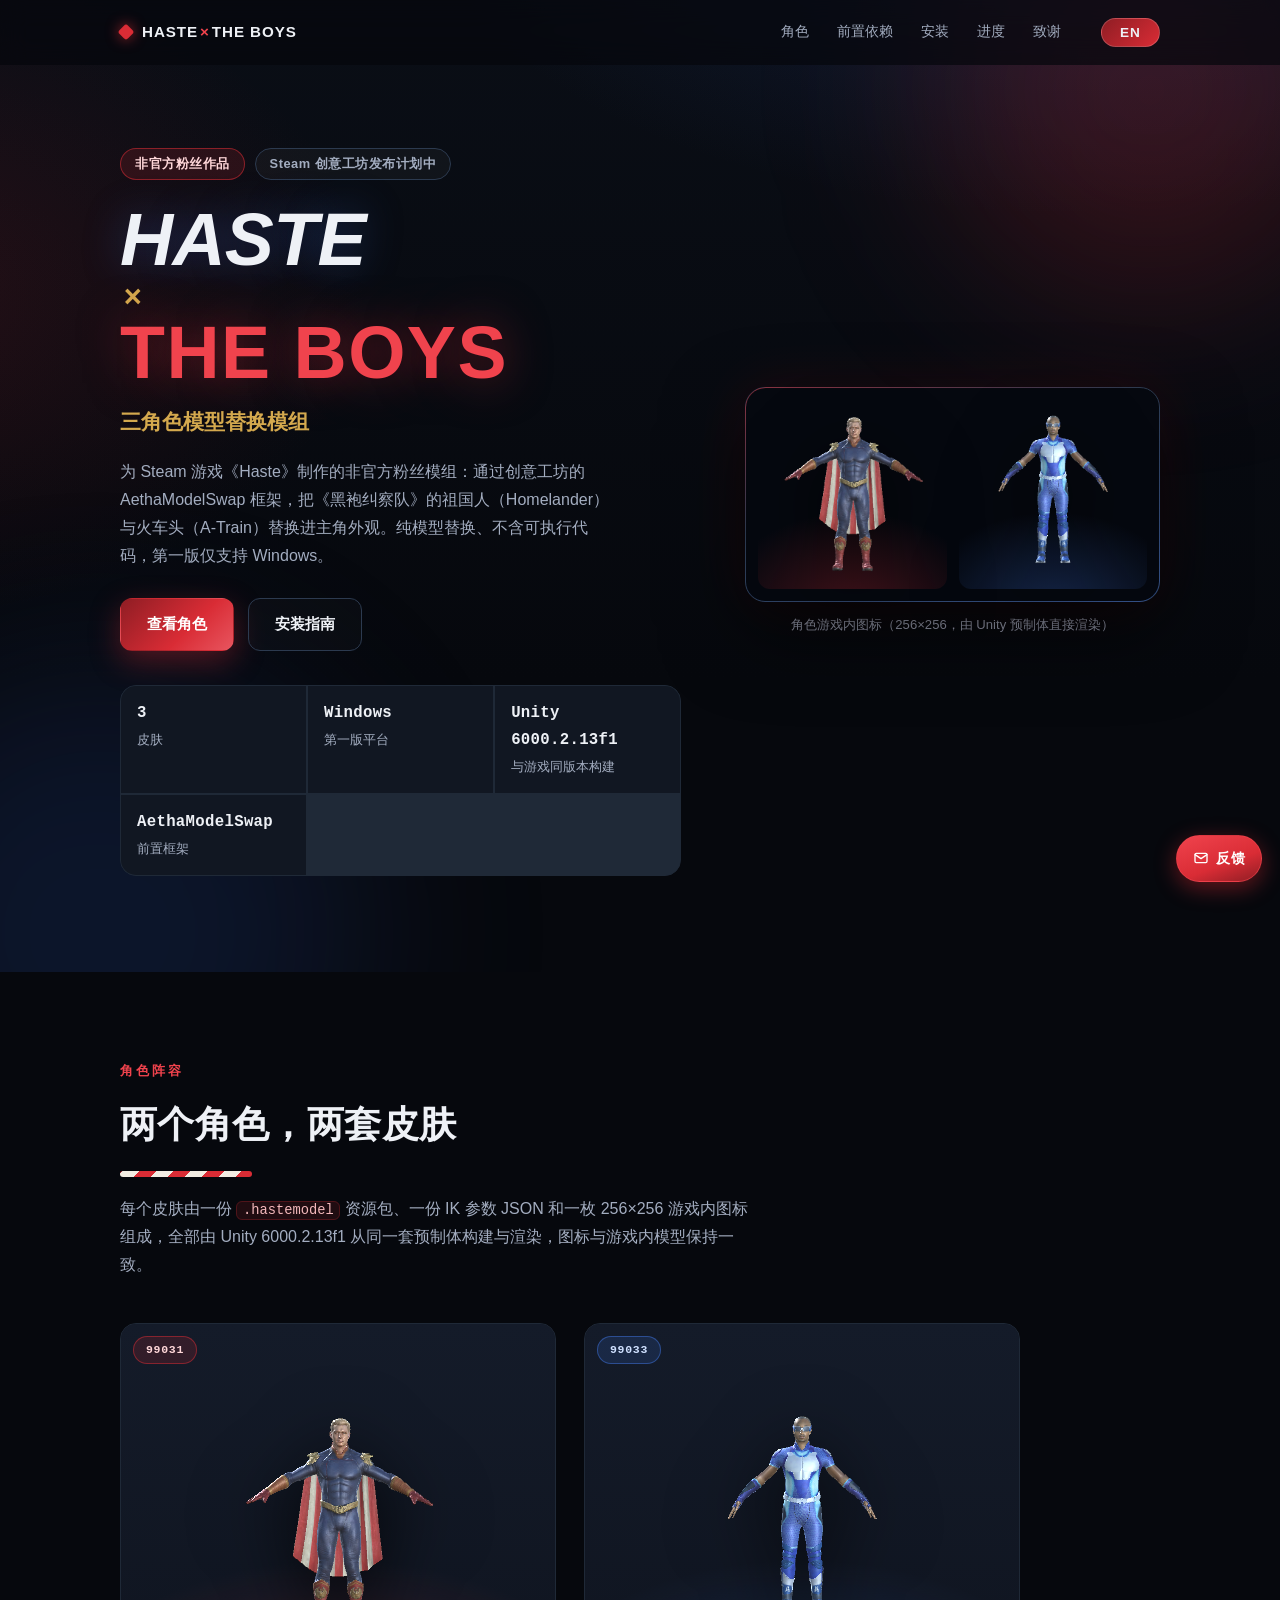
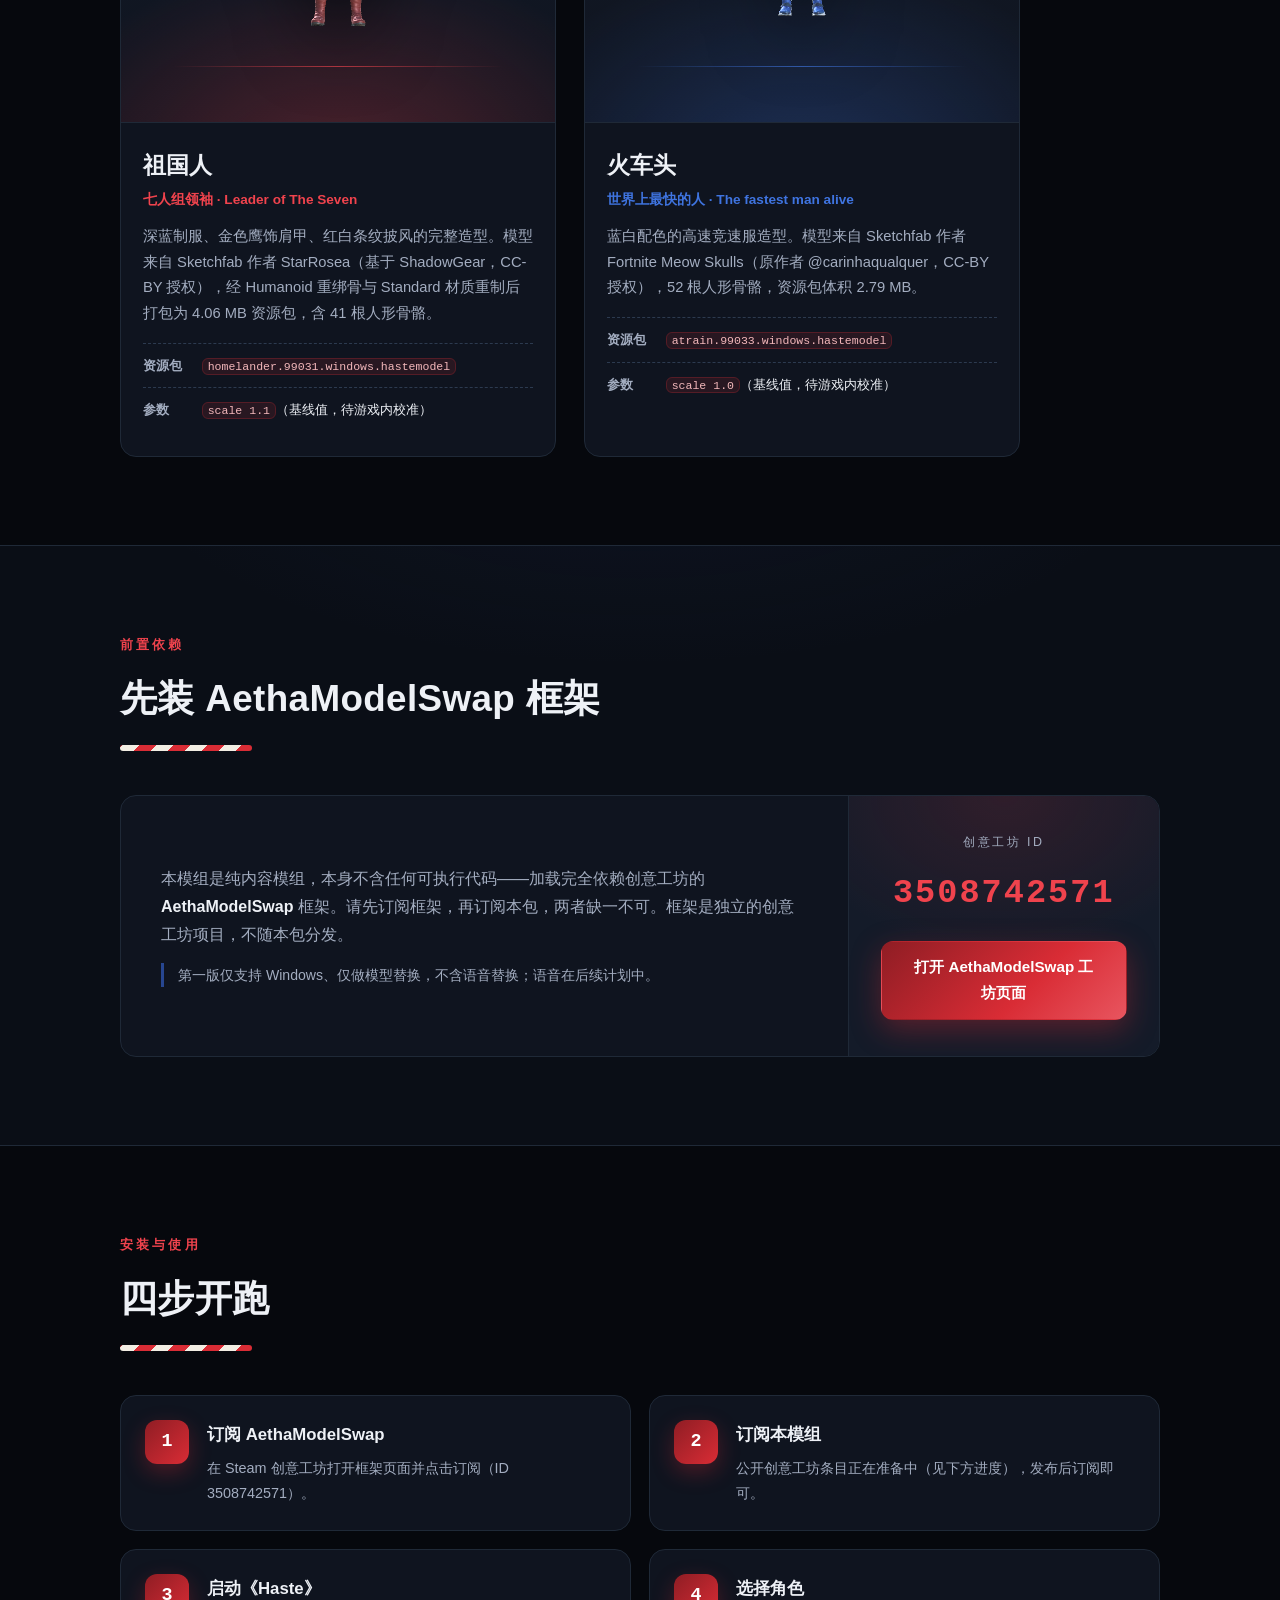
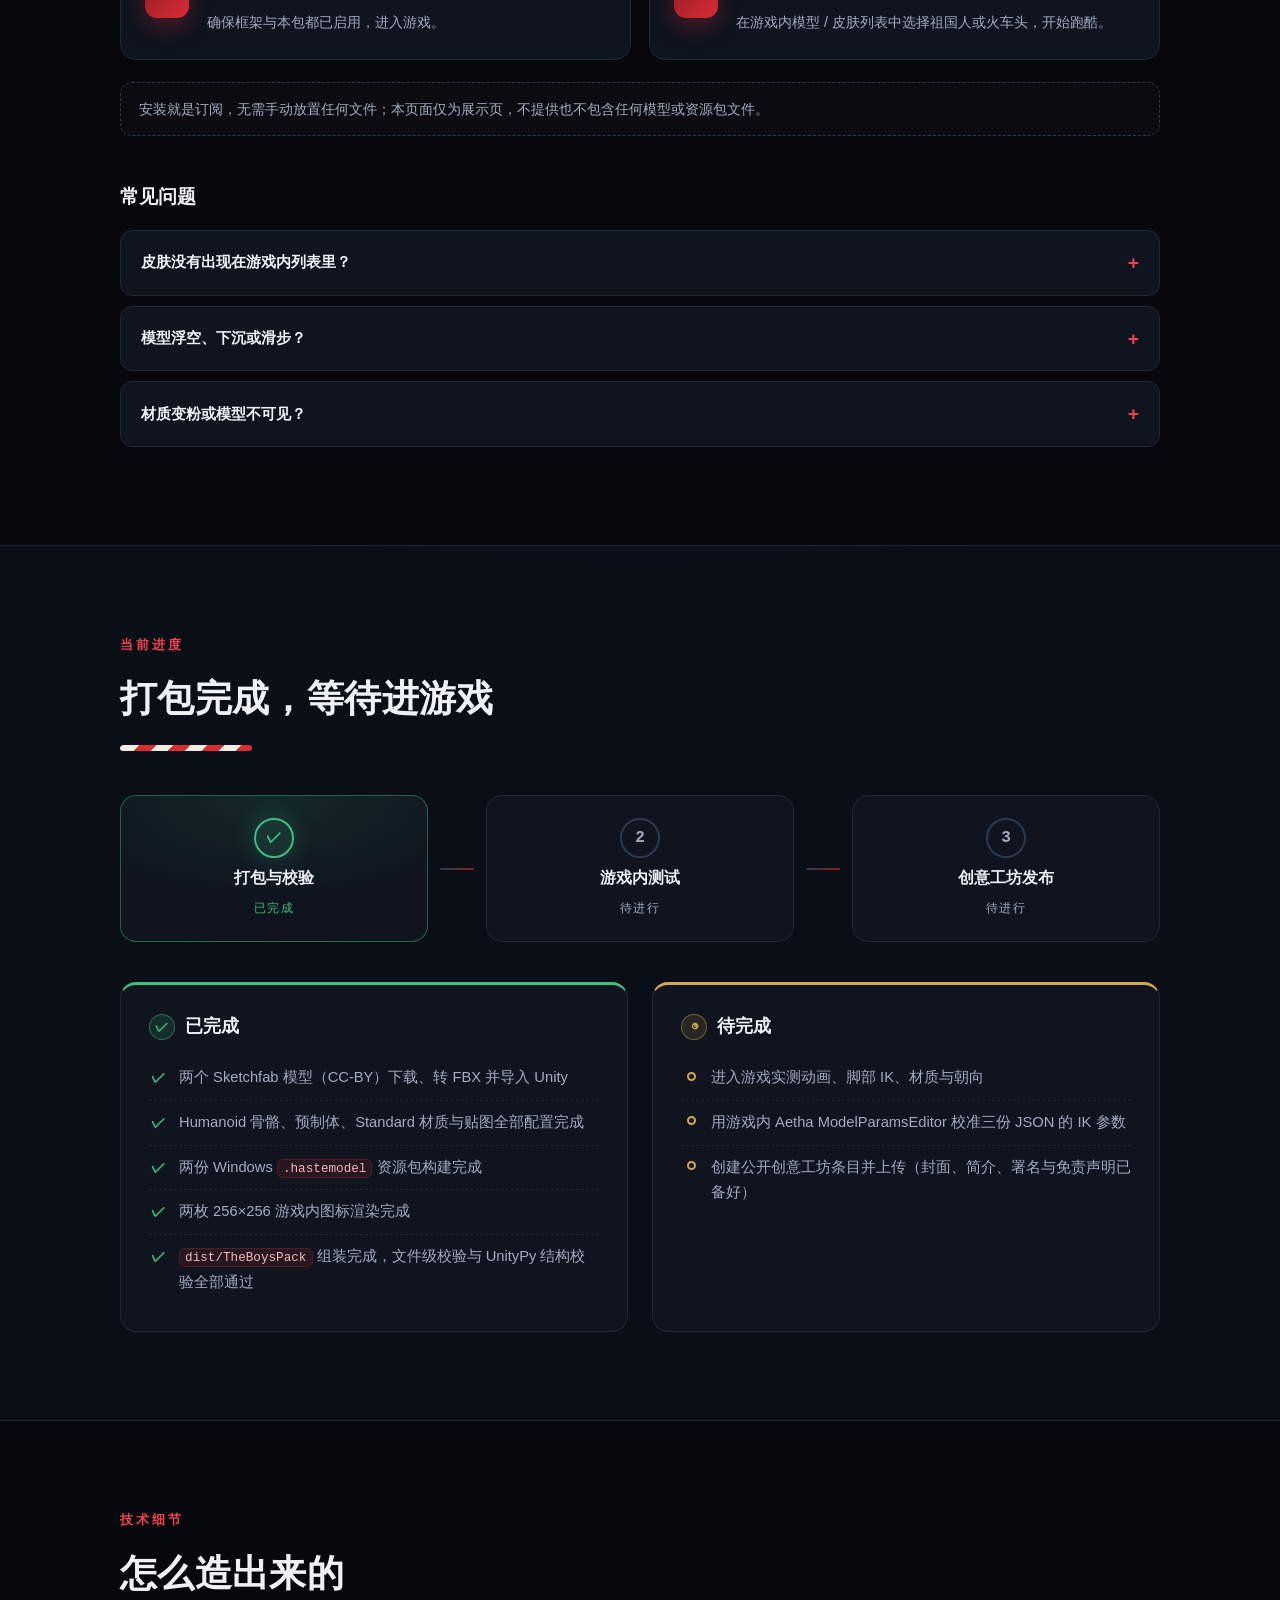
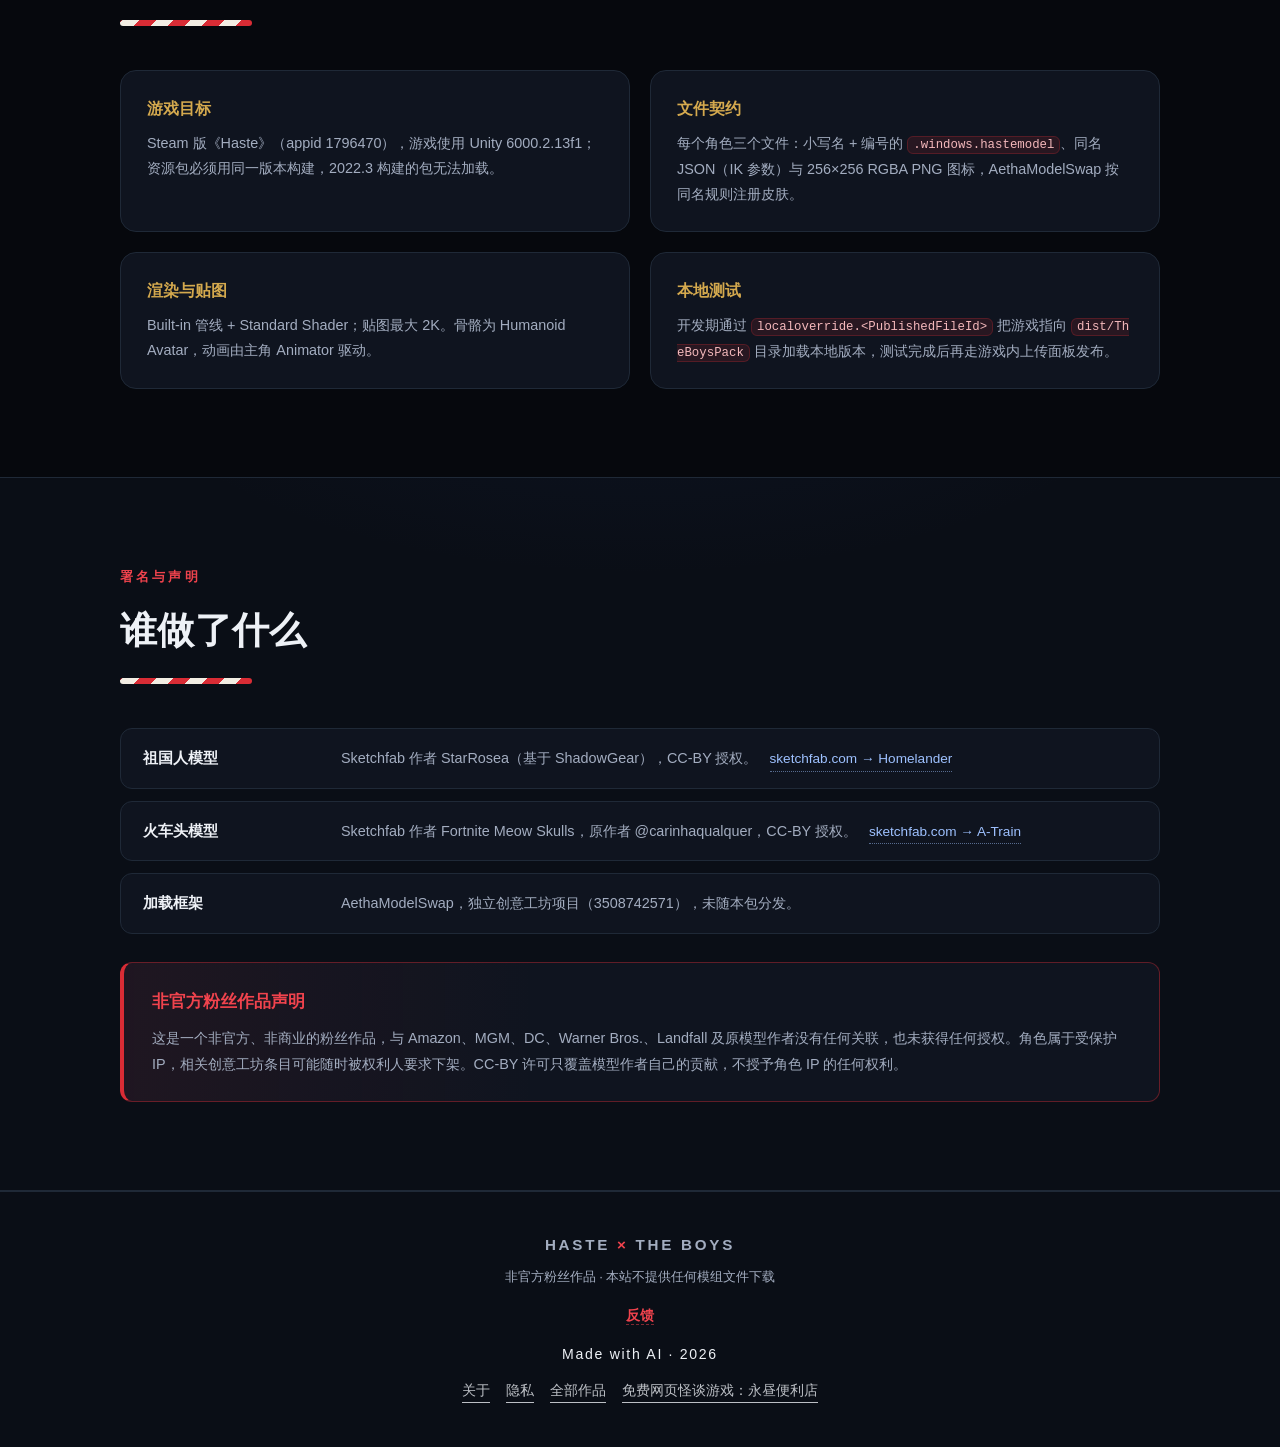
<file: index.html>
<!DOCTYPE html>
<html lang="zh-CN">
<head>
  <meta charset="UTF-8">
  <meta name="viewport" content="width=device-width, initial-scale=1.0">
  <title>Haste × The Boys 角色模组 | 祖国人 · 火车头</title>
  <meta name="description" content="《Haste》非官方粉丝模组展示页：通过创意工坊 AethaModelSwap 框架（ID 3508742571）把《黑袍纠察队》的祖国人 Homelander 与火车头 A-Train 替换进游戏。包含角色预览、前置依赖、安装步骤与当前进度。Unofficial fan mod showcase for Haste with Homelander and A-Train skins.">
  <meta name="theme-color" content="#06080d">

  <meta property="og:type" content="website">
  <meta property="og:site_name" content="Haste × The Boys Character Pack">
  <meta property="og:title" content="Haste × The Boys 角色模组 | 祖国人 · 火车头">
  <meta property="og:description" content="《Haste》非官方粉丝模型替换包：祖国人、火车头两套皮肤，基于 AethaModelSwap 框架，附安装步骤与当前进度。">
  <meta property="og:image" content="https://yangfanwudi.github.io/theboys-site/assets/Homelander.99031.png">
  <meta property="og:locale" content="zh_CN">
  <meta property="og:locale:alternate" content="en_US">

  <meta name="twitter:card" content="summary_large_image">
  <meta name="twitter:title" content="Haste × The Boys 角色模组 | 祖国人 · 火车头">
  <meta name="twitter:description" content="《Haste》非官方粉丝模型替换包：祖国人、火车头两套皮肤，基于 AethaModelSwap 框架，附安装步骤与当前进度。">
  <meta name="twitter:image" content="https://yangfanwudi.github.io/theboys-site/assets/Homelander.99031.png">

  <link rel="icon" type="image/png" href="assets/Homelander.99031.png">
  <link rel="stylesheet" href="css/style.css?v=2">
  <script>
    (function () {
      try {
        var saved = localStorage.getItem("theboys-lang");
        if (saved === "en" || saved === "zh") {
          document.documentElement.setAttribute("lang", saved === "en" ? "en" : "zh-CN");
        }
      } catch (e) { /* 本地存储不可用时保持默认中文 */ }
    })();
  </script>
  <link rel="canonical" href="https://yangfanwudi.github.io/theboys-site/">
  <meta property="og:url" content="https://yangfanwudi.github.io/theboys-site/">
</head>
<body>
  <header class="site-header">
    <div class="container header-inner">
      <a class="brand" href="#top">
        <span class="brand-mark" aria-hidden="true"></span>
        <span class="brand-text">HASTE<em>×</em>THE&nbsp;BOYS</span>
      </a>
      <nav class="site-nav" aria-label="页面导航 Site navigation">
        <a href="#characters"><span data-lang="zh">角色</span><span data-lang="en">Characters</span></a>
        <a href="#dependency"><span data-lang="zh">前置依赖</span><span data-lang="en">Dependency</span></a>
        <a href="#install"><span data-lang="zh">安装</span><span data-lang="en">Install</span></a>
        <a href="#progress"><span data-lang="zh">进度</span><span data-lang="en">Progress</span></a>
        <a href="#credits"><span data-lang="zh">致谢</span><span data-lang="en">Credits</span></a>
      </nav>
      <button id="lang-toggle" type="button" onclick="switchLang()" aria-label="切换语言 Switch language">
        <span data-lang="zh">EN</span>
        <span data-lang="en">中文</span>
      </button>
    </div>
  </header>

  <main id="top">
    <!-- ============ HERO ============ -->
    <section class="hero" aria-label="项目简介 Project intro">
      <div class="hero-glow hero-glow-red" aria-hidden="true"></div>
      <div class="hero-glow hero-glow-navy" aria-hidden="true"></div>
      <div class="container hero-grid">
        <div class="hero-copy">
          <p class="badges">
            <span class="badge badge-red">
              <span data-lang="zh">非官方粉丝作品</span>
              <span data-lang="en">Unofficial fan project</span>
            </span>
            <span class="badge">
              <span data-lang="zh">Steam 创意工坊发布计划中</span>
              <span data-lang="en">Steam Workshop release planned</span>
            </span>
          </p>
          <h1 class="hero-title">
            <span class="t-haste">HASTE</span>
            <span class="t-cross" aria-hidden="true">×</span>
            <span class="t-boys">THE&nbsp;BOYS</span>
          </h1>
          <p class="hero-tagline">
            <span data-lang="zh">三角色模型替换模组</span>
            <span data-lang="en">A three-character model replacement mod</span>
          </p>
          <p class="hero-lead">
            <span data-lang="zh">为 Steam 游戏《Haste》制作的非官方粉丝模组：通过创意工坊的 AethaModelSwap 框架，把《黑袍纠察队》的祖国人（Homelander）与火车头（A-Train）替换进主角外观。纯模型替换、不含可执行代码，第一版仅支持 Windows。</span>
            <span data-lang="en">An unofficial fan mod for the Steam game Haste. Built on the AethaModelSwap Workshop framework, it swaps the player character with Homelander and A-Train from The Boys. Pure model replacement with no executable code of its own — Windows only in the first release.</span>
          </p>
          <p class="hero-actions">
            <a class="btn btn-primary" href="#characters">
              <span data-lang="zh">查看角色</span>
              <span data-lang="en">View characters</span>
            </a>
            <a class="btn btn-ghost" href="#install">
              <span data-lang="zh">安装指南</span>
              <span data-lang="en">Install guide</span>
            </a>
          </p>
          <ul class="hero-stats">
            <li><strong>3</strong><span data-lang="zh">皮肤</span><span data-lang="en">skins</span></li>
            <li><strong>Windows</strong><span data-lang="zh">第一版平台</span><span data-lang="en">first-release platform</span></li>
            <li><strong>Unity 6000.2.13f1</strong><span data-lang="zh">与游戏同版本构建</span><span data-lang="en">built with the game's engine</span></li>
            <li><strong>AethaModelSwap</strong><span data-lang="zh">前置框架</span><span data-lang="en">required framework</span></li>
          </ul>
        </div>
        <figure class="hero-figure">
          <div class="poster-frame">
            <img src="assets/Homelander.99031.png" alt="祖国人游戏内皮肤图标：深蓝制服、金色鹰饰肩甲、红白条纹披风 Homelander in-game skin icon">
            <img src="assets/ATrain.99033.png" alt="火车头游戏内皮肤图标：蓝白竞速服与发光的蓝色胸口徽标 A-Train in-game skin icon">
          </div>
          <figcaption>
            <span data-lang="zh">角色游戏内图标（256×256，由 Unity 预制体直接渲染）</span>
            <span data-lang="en">In-game character icons (256×256, rendered straight from the Unity prefabs)</span>
          </figcaption>
        </figure>
      </div>
    </section>

    <!-- ============ CHARACTERS ============ -->
    <section id="characters" class="section">
      <div class="container">
        <header class="section-head">
          <p class="kicker"><span data-lang="zh">角色阵容</span><span data-lang="en">The roster</span></p>
          <h2><span data-lang="zh">两个角色，两套皮肤</span><span data-lang="en">Two characters, two skins</span></h2>
          <div class="stripe-bar" aria-hidden="true"></div>
          <p class="section-intro">
            <span data-lang="zh">每个皮肤由一份 <code>.hastemodel</code> 资源包、一份 IK 参数 JSON 和一枚 256×256 游戏内图标组成，全部由 Unity 6000.2.13f1 从同一套预制体构建与渲染，图标与游戏内模型保持一致。</span>
            <span data-lang="en">Each skin ships as a <code>.hastemodel</code> bundle, an IK-parameter JSON and a 256×256 in-game icon, all built and rendered from the same Unity 6000.2.13f1 prefabs, so the icons always match the in-game models.</span>
          </p>
        </header>

        <div class="cards">
          <!-- Homelander -->
          <article class="card c-homelander">
            <div class="card-stage">
              <span class="chip chip-id">99031</span>
              <img src="assets/Homelander.99031.png" alt="祖国人游戏内皮肤图标：深蓝制服、金色鹰饰肩甲、红白条纹披风 Homelander in-game skin icon with navy suit, gold eagle shoulder pads and red-white striped cape" loading="lazy">
            </div>
            <div class="card-body">
              <h3><span data-lang="zh">祖国人</span><span data-lang="en">Homelander</span></h3>
              <p class="card-sub">
                <span data-lang="zh">七人组领袖 · Leader of The Seven</span>
                <span data-lang="en">Leader of The Seven</span>
              </p>
              <p class="card-desc">
                <span data-lang="zh">深蓝制服、金色鹰饰肩甲、红白条纹披风的完整造型。模型来自 Sketchfab 作者 StarRosea（基于 ShadowGear，CC-BY 授权），经 Humanoid 重绑骨与 Standard 材质重制后打包为 4.06 MB 资源包，含 41 根人形骨骼。</span>
                <span data-lang="en">The full look: navy bodysuit, gold eagle shoulder pads and a red-and-white striped cape. The model comes from Sketchfab author StarRosea (based on ShadowGear, CC-BY), re-rigged as a Humanoid and rebuilt with Standard materials into a 4.06 MB bundle with 41 humanoid bones.</span>
              </p>
              <dl class="meta">
                <div><dt><span data-lang="zh">资源包</span><span data-lang="en">Bundle</span></dt><dd><code>homelander.99031.windows.hastemodel</code></dd></div>
                <div><dt><span data-lang="zh">参数</span><span data-lang="en">Params</span></dt><dd><span data-lang="zh"><code>scale 1.1</code>（基线值，待游戏内校准）</span><span data-lang="en"><code>scale 1.1</code> (baseline, pending in-game calibration)</span></dd></div>
              </dl>
            </div>
          </article>

          <!-- ATrain -->
          <article class="card c-atrain">
            <div class="card-stage">
              <span class="chip chip-id">99033</span>
              <img src="assets/ATrain.99033.png" alt="火车头游戏内皮肤图标：蓝白竞速服与发光的蓝色胸口徽标 A-Train in-game skin icon with a blue-and-white speed suit and glowing chest emblem" loading="lazy">
            </div>
            <div class="card-body">
              <h3><span data-lang="zh">火车头</span><span data-lang="en">A-Train</span></h3>
              <p class="card-sub">
                <span data-lang="zh">世界上最快的人 · The fastest man alive</span>
                <span data-lang="en">The fastest man alive</span>
              </p>
              <p class="card-desc">
                <span data-lang="zh">蓝白配色的高速竞速服造型。模型来自 Sketchfab 作者 Fortnite Meow Skulls（原作者 @carinhaqualquer，CC-BY 授权），52 根人形骨骼，资源包体积 2.79 MB。</span>
                <span data-lang="en">The blue-and-white speed suit. The model comes from Sketchfab author Fortnite Meow Skulls (original model by @carinhaqualquer, CC-BY), packed with 52 humanoid bones into a 2.79 MB bundle.</span>
              </p>
              <dl class="meta">
                <div><dt><span data-lang="zh">资源包</span><span data-lang="en">Bundle</span></dt><dd><code>atrain.99033.windows.hastemodel</code></dd></div>
                <div><dt><span data-lang="zh">参数</span><span data-lang="en">Params</span></dt><dd><span data-lang="zh"><code>scale 1.0</code>（基线值，待游戏内校准）</span><span data-lang="en"><code>scale 1.0</code> (baseline, pending in-game calibration)</span></dd></div>
              </dl>
            </div>
          </article>
        </div>
      </div>
    </section>

    <!-- ============ DEPENDENCY ============ -->
    <section id="dependency" class="section section-alt">
      <div class="container">
        <header class="section-head">
          <p class="kicker"><span data-lang="zh">前置依赖</span><span data-lang="en">Required dependency</span></p>
          <h2><span data-lang="zh">先装 AethaModelSwap 框架</span><span data-lang="en">Install AethaModelSwap first</span></h2>
          <div class="stripe-bar" aria-hidden="true"></div>
        </header>
        <div class="dep-panel">
          <div class="dep-copy">
            <p>
              <span data-lang="zh">本模组是纯内容模组，本身不含任何可执行代码——加载完全依赖创意工坊的 <strong>AethaModelSwap</strong> 框架。请先订阅框架，再订阅本包，两者缺一不可。框架是独立的创意工坊项目，不随本包分发。</span>
              <span data-lang="en">This is a pure content mod with no executable code of its own — loading is handled entirely by the <strong>AethaModelSwap</strong> Workshop framework. Subscribe to the framework first, then to this pack; one without the other will not work. The framework is a separate Workshop project and is not bundled with the mod.</span>
            </p>
            <p class="dep-note">
              <span data-lang="zh">第一版仅支持 Windows、仅做模型替换，不含语音替换；语音在后续计划中。</span>
              <span data-lang="en">The first release is Windows-only and replaces models only; voice replacement is planned for a later phase.</span>
            </p>
          </div>
          <div class="dep-id">
            <p class="dep-id-label"><span data-lang="zh">创意工坊 ID</span><span data-lang="en">Workshop ID</span></p>
            <p class="dep-id-value">3508742571</p>
            <a class="btn btn-primary" href="https://steamcommunity.com/sharedfiles/filedetails/?id=3508742571" target="_blank" rel="noopener noreferrer">
              <span data-lang="zh">打开 AethaModelSwap 工坊页面</span>
              <span data-lang="en">Open AethaModelSwap on Steam</span>
            </a>
          </div>
        </div>
      </div>
    </section>

    <!-- ============ INSTALL ============ -->
    <section id="install" class="section">
      <div class="container">
        <header class="section-head">
          <p class="kicker"><span data-lang="zh">安装与使用</span><span data-lang="en">Install &amp; usage</span></p>
          <h2><span data-lang="zh">四步开跑</span><span data-lang="en">Four steps to the run</span></h2>
          <div class="stripe-bar" aria-hidden="true"></div>
        </header>
        <ol class="steps">
          <li class="step">
            <span class="step-num" aria-hidden="true">1</span>
            <div>
              <h3><span data-lang="zh">订阅 AethaModelSwap</span><span data-lang="en">Subscribe to AethaModelSwap</span></h3>
              <p>
                <span data-lang="zh">在 Steam 创意工坊打开框架页面并点击订阅（ID 3508742571）。</span>
                <span data-lang="en">Open the framework's Workshop page and hit Subscribe (ID 3508742571).</span>
              </p>
            </div>
          </li>
          <li class="step">
            <span class="step-num" aria-hidden="true">2</span>
            <div>
              <h3><span data-lang="zh">订阅本模组</span><span data-lang="en">Subscribe to this pack</span></h3>
              <p>
                <span data-lang="zh">公开创意工坊条目正在准备中（见下方进度），发布后订阅即可。</span>
                <span data-lang="en">The public Workshop item is being prepared (see progress below); subscribe once it is live.</span>
              </p>
            </div>
          </li>
          <li class="step">
            <span class="step-num" aria-hidden="true">3</span>
            <div>
              <h3><span data-lang="zh">启动《Haste》</span><span data-lang="en">Launch Haste</span></h3>
              <p>
                <span data-lang="zh">确保框架与本包都已启用，进入游戏。</span>
                <span data-lang="en">Make sure both the framework and the pack are enabled, then start the game.</span>
              </p>
            </div>
          </li>
          <li class="step">
            <span class="step-num" aria-hidden="true">4</span>
            <div>
              <h3><span data-lang="zh">选择角色</span><span data-lang="en">Pick your character</span></h3>
              <p>
                <span data-lang="zh">在游戏内模型 / 皮肤列表中选择祖国人或火车头，开始跑酷。</span>
                <span data-lang="en">Select Homelander or A-Train from the in-game model / skin list and start running.</span>
              </p>
            </div>
          </li>
        </ol>
        <p class="note">
          <span data-lang="zh">安装就是订阅，无需手动放置任何文件；本页面仅为展示页，不提供也不包含任何模型或资源包文件。</span>
          <span data-lang="en">Installing is just subscribing — no manual file placement. This page is a showcase only: it hosts no model or bundle files.</span>
        </p>

        <div class="faq">
          <h3 class="faq-title"><span data-lang="zh">常见问题</span><span data-lang="en">Troubleshooting</span></h3>
          <details class="faq-item">
            <summary><span data-lang="zh">皮肤没有出现在游戏内列表里？</span><span data-lang="en">The skin does not appear in the in-game list?</span></summary>
            <p>
              <span data-lang="zh">确认 AethaModelSwap 已订阅并启用；确认三份 <code>.hastemodel</code> 与同名 JSON、PNG 位于同一内容目录且文件名与清单完全一致；修改本地覆盖后重启游戏。</span>
              <span data-lang="en">Confirm AethaModelSwap is subscribed and enabled; confirm the three <code>.hastemodel</code> files sit alongside their matching JSON and PNG files with names exactly as listed; restart Haste after changing a local override.</span>
            </p>
          </details>
          <details class="faq-item">
            <summary><span data-lang="zh">模型浮空、下沉或滑步？</span><span data-lang="en">The model floats, sinks or slides?</span></summary>
            <p>
              <span data-lang="zh">用游戏内 Aetha ModelParamsEditor 调整 <code>verticalOffset</code>、<code>stanceHeight</code>、<code>strideLength</code> 与 <code>kneesOut</code>，再把保存的 JSON 拷回模组目录。</span>
              <span data-lang="en">Tune <code>verticalOffset</code>, <code>stanceHeight</code>, <code>strideLength</code> and <code>kneesOut</code> with the in-game Aetha ModelParamsEditor, then copy the saved JSON back into the mod folder.</span>
            </p>
          </details>
          <details class="faq-item">
            <summary><span data-lang="zh">材质变粉或模型不可见？</span><span data-lang="en">Materials turn pink or the model is invisible?</span></summary>
            <p>
              <span data-lang="zh">确认资源包由 Unity 6000.2.13f1（Built-in 管线 + Standard Shader）构建——2022.3 版构建的包无法加载；再检查 JSON 的 <code>scale</code> 与预制体是否位于 Assets 根目录。</span>
              <span data-lang="en">Make sure the bundles were built with Unity 6000.2.13f1 (Built-in pipeline + Standard shader) — bundles built with 2022.3 will not load; then check the JSON <code>scale</code> value and that the prefab sits directly under Assets.</span>
            </p>
          </details>
        </div>
      </div>
    </section>

    <!-- ============ PROGRESS ============ -->
    <section id="progress" class="section section-alt">
      <div class="container">
        <header class="section-head">
          <p class="kicker"><span data-lang="zh">当前进度</span><span data-lang="en">Progress</span></p>
          <h2><span data-lang="zh">打包完成，等待进游戏</span><span data-lang="en">Packed and validated, heading in-game</span></h2>
          <div class="stripe-bar" aria-hidden="true"></div>
        </header>

        <div class="pipeline" role="list" aria-label="发布流水线 Release pipeline">
          <div class="pipeline-step is-done" role="listitem">
            <span class="pipeline-dot" aria-hidden="true">✓</span>
            <strong><span data-lang="zh">打包与校验</span><span data-lang="en">Packaging &amp; validation</span></strong>
            <em><span data-lang="zh">已完成</span><span data-lang="en">Done</span></em>
          </div>
          <div class="pipeline-link" aria-hidden="true"></div>
          <div class="pipeline-step" role="listitem">
            <span class="pipeline-dot" aria-hidden="true">2</span>
            <strong><span data-lang="zh">游戏内测试</span><span data-lang="en">In-game testing</span></strong>
            <em><span data-lang="zh">待进行</span><span data-lang="en">Upcoming</span></em>
          </div>
          <div class="pipeline-link" aria-hidden="true"></div>
          <div class="pipeline-step" role="listitem">
            <span class="pipeline-dot" aria-hidden="true">3</span>
            <strong><span data-lang="zh">创意工坊发布</span><span data-lang="en">Workshop release</span></strong>
            <em><span data-lang="zh">待进行</span><span data-lang="en">Upcoming</span></em>
          </div>
        </div>

        <div class="progress-grid">
          <section class="progress-col progress-done">
            <h3>
              <span class="ico" aria-hidden="true">✓</span>
              <span data-lang="zh">已完成</span><span data-lang="en">Done</span>
            </h3>
            <ul>
              <li><span data-lang="zh">两个 Sketchfab 模型（CC-BY）下载、转 FBX 并导入 Unity</span><span data-lang="en">Two Sketchfab models (CC-BY) downloaded, converted to FBX and imported into Unity</span></li>
              <li><span data-lang="zh">Humanoid 骨骼、预制体、Standard 材质与贴图全部配置完成</span><span data-lang="en">Humanoid rigs, prefabs, Standard materials and textures fully configured</span></li>
              <li><span data-lang="zh">两份 Windows <code>.hastemodel</code> 资源包构建完成</span><span data-lang="en">Two Windows <code>.hastemodel</code> bundles built</span></li>
              <li><span data-lang="zh">两枚 256×256 游戏内图标渲染完成</span><span data-lang="en">Two 256×256 in-game icons rendered</span></li>
              <li><span data-lang="zh"><code>dist/TheBoysPack</code> 组装完成，文件级校验与 UnityPy 结构校验全部通过</span><span data-lang="en"><code>dist/TheBoysPack</code> assembled; file-level and UnityPy structure checks all pass</span></li>
            </ul>
          </section>
          <section class="progress-col progress-next">
            <h3>
              <span class="ico ico-clock" aria-hidden="true">◔</span>
              <span data-lang="zh">待完成</span><span data-lang="en">Upcoming</span>
            </h3>
            <ul>
              <li><span data-lang="zh">进入游戏实测动画、脚部 IK、材质与朝向</span><span data-lang="en">In-game testing of animation, foot IK, materials and orientation</span></li>
              <li><span data-lang="zh">用游戏内 Aetha ModelParamsEditor 校准三份 JSON 的 IK 参数</span><span data-lang="en">Calibrate the three IK JSONs with the in-game Aetha ModelParamsEditor</span></li>
              <li><span data-lang="zh">创建公开创意工坊条目并上传（封面、简介、署名与免责声明已备好）</span><span data-lang="en">Create the public Workshop item and upload it (cover, description, credits and disclaimer are ready)</span></li>
            </ul>
          </section>
        </div>
      </div>
    </section>

    <!-- ============ TECH ============ -->
    <section id="tech" class="section">
      <div class="container">
        <header class="section-head">
          <p class="kicker"><span data-lang="zh">技术细节</span><span data-lang="en">Under the hood</span></p>
          <h2><span data-lang="zh">怎么造出来的</span><span data-lang="en">How it is built</span></h2>
          <div class="stripe-bar" aria-hidden="true"></div>
        </header>
        <div class="tech-grid">
          <article class="tech-card">
            <h3><span data-lang="zh">游戏目标</span><span data-lang="en">Game target</span></h3>
            <p>
              <span data-lang="zh">Steam 版《Haste》（appid 1796470），游戏使用 Unity 6000.2.13f1；资源包必须用同一版本构建，2022.3 构建的包无法加载。</span>
              <span data-lang="en">Haste on Steam (appid 1796470), built with Unity 6000.2.13f1; bundles must be built with the same version — 2022.3 bundles will not load.</span>
            </p>
          </article>
          <article class="tech-card">
            <h3><span data-lang="zh">文件契约</span><span data-lang="en">File contract</span></h3>
            <p>
              <span data-lang="zh">每个角色三个文件：小写名 + 编号的 <code>.windows.hastemodel</code>、同名 JSON（IK 参数）与 256×256 RGBA PNG 图标，AethaModelSwap 按同名规则注册皮肤。</span>
              <span data-lang="en">Three files per character: a lowercase <code>.windows.hastemodel</code> bundle, a matching JSON (IK params) and a 256×256 RGBA PNG icon; AethaModelSwap registers skins by these exact names.</span>
            </p>
          </article>
          <article class="tech-card">
            <h3><span data-lang="zh">渲染与贴图</span><span data-lang="en">Rendering &amp; textures</span></h3>
            <p>
              <span data-lang="zh">Built-in 管线 + Standard Shader；贴图最大 2K。骨骼为 Humanoid Avatar，动画由主角 Animator 驱动。</span>
              <span data-lang="en">Built-in pipeline with the Standard shader; textures up to 2K. Rigs are Humanoid Avatars driven by the player Animator.</span>
            </p>
          </article>
          <article class="tech-card">
            <h3><span data-lang="zh">本地测试</span><span data-lang="en">Local testing</span></h3>
            <p>
              <span data-lang="zh">开发期通过 <code>localoverride.&lt;PublishedFileId&gt;</code> 把游戏指向 <code>dist/TheBoysPack</code> 目录加载本地版本，测试完成后再走游戏内上传面板发布。</span>
              <span data-lang="en">During development, <code>localoverride.&lt;PublishedFileId&gt;</code> points the game at the local <code>dist/TheBoysPack</code> folder; publishing goes through the in-game upload panel after testing.</span>
            </p>
          </article>
        </div>
      </div>
    </section>

    <!-- ============ CREDITS ============ -->
    <section id="credits" class="section section-alt">
      <div class="container">
        <header class="section-head">
          <p class="kicker"><span data-lang="zh">署名与声明</span><span data-lang="en">Credits &amp; disclaimer</span></p>
          <h2><span data-lang="zh">谁做了什么</span><span data-lang="en">Who made what</span></h2>
          <div class="stripe-bar" aria-hidden="true"></div>
        </header>

        <ul class="credits-list">
          <li>
            <span class="credit-name"><span data-lang="zh">祖国人模型</span><span data-lang="en">Homelander model</span></span>
            <span class="credit-body">
              <span data-lang="zh">Sketchfab 作者 StarRosea（基于 ShadowGear），CC-BY 授权。</span>
              <span data-lang="en">By Sketchfab author StarRosea (based on ShadowGear), CC-BY.</span>
              <a href="https://sketchfab.com/3d-models/none-164adb642f0040678bc78988c7b59df1" target="_blank" rel="noopener noreferrer">sketchfab.com → Homelander</a>
            </span>
          </li>
          <li>
            <span class="credit-name"><span data-lang="zh">火车头模型</span><span data-lang="en">A-Train model</span></span>
            <span class="credit-body">
              <span data-lang="zh">Sketchfab 作者 Fortnite Meow Skulls，原作者 @carinhaqualquer，CC-BY 授权。</span>
              <span data-lang="en">By Sketchfab author Fortnite Meow Skulls, original model by @carinhaqualquer, CC-BY.</span>
              <a href="https://sketchfab.com/3d-models/none-7c84803cf68d42eea5088314882d4992" target="_blank" rel="noopener noreferrer">sketchfab.com → A-Train</a>
            </span>
          </li>
          <li>
            <span class="credit-name"><span data-lang="zh">加载框架</span><span data-lang="en">Loader framework</span></span>
            <span class="credit-body">
              <span data-lang="zh">AethaModelSwap，独立创意工坊项目（3508742571），未随本包分发。</span>
              <span data-lang="en">AethaModelSwap, a separate Workshop project (3508742571), not bundled with the mod.</span>
            </span>
          </li>
        </ul>

        <aside class="disclaimer" role="note">
          <h3><span data-lang="zh">非官方粉丝作品声明</span><span data-lang="en">Unofficial fan project disclaimer</span></h3>
          <p>
            <span data-lang="zh">这是一个非官方、非商业的粉丝作品，与 Amazon、MGM、DC、Warner Bros.、Landfall 及原模型作者没有任何关联，也未获得任何授权。角色属于受保护 IP，相关创意工坊条目可能随时被权利人要求下架。CC-BY 许可只覆盖模型作者自己的贡献，不授予角色 IP 的任何权利。</span>
            <span data-lang="en">This is an unofficial, non-commercial fan project. It is not affiliated with, endorsed by, or sponsored by Amazon, MGM, DC, Warner Bros., Landfall, or the original model authors. The characters are protected intellectual property and the Workshop item may be removed by a rights holder at any time. The CC-BY licenses cover only the model authors' own contributions and grant no rights to the underlying character IP.</span>
          </p>
        </aside>
      </div>
    </section>
  </main>

  <footer class="site-footer">
    <div class="container">
      <p class="footer-brand">HASTE <span aria-hidden="true">×</span> THE BOYS</p>
      <p class="footer-line"><span data-lang="zh">非官方粉丝作品 · 本站不提供任何模组文件下载</span><span data-lang="en">Unofficial fan project · no mod files are distributed on this site</span></p>
      <p class="footer-feedback"><a href="feedback.html" title="反馈 Feedback" aria-label="反馈 Feedback"><span data-lang="zh">反馈</span><span data-lang="en">Feedback</span></a></p>
      <p class="footer-ai">Made with AI · 2026</p>
    </div>
    <style>
    .xfl{display:flex;flex-wrap:wrap;justify-content:center;gap:.35rem 1rem;margin:.8rem 0 0;padding:0;font-size:.85rem;line-height:1.7}
    .xfl a{color:inherit;opacity:.78;text-decoration:none;border-bottom:1px solid currentColor}
    .xfl a:hover,.xfl a:focus-visible{opacity:1}
    @media(max-width:420px){.xfl{font-size:.78rem;gap:.3rem .8rem}}
  </style>
  <nav class="xfl" aria-label="关于与更多作品 / About and more">
    <a href="about.html"><span data-lang="zh">关于</span><span data-lang="en">About</span></a>
    <a href="privacy.html"><span data-lang="zh">隐私</span><span data-lang="en">Privacy</span></a>
    <a href="https://yangfanwudi.github.io/"><span data-lang="zh">全部作品</span><span data-lang="en">All projects</span></a>
    <a href="https://yangfanwudi.github.io/yongye-site/"><span data-lang="zh">免费网页怪谈游戏：永昼便利店</span><span data-lang="en">free browser horror game</span></a>
  </nav>
</footer>

  <!-- 悬浮反馈入口：右下角 fixed，不遮挡正文 -->
  <a class="feedback-fab" href="feedback.html" aria-label="反馈 Feedback" title="反馈 Feedback">
    <svg width="16" height="16" viewBox="0 0 24 24" fill="none" stroke="currentColor" stroke-width="2" stroke-linecap="round" stroke-linejoin="round" aria-hidden="true"><rect x="3" y="5" width="18" height="14" rx="2"/><path d="m3 7 9 6 9-6"/></svg>
    <span data-lang="zh">反馈</span><span data-lang="en">Feedback</span>
  </a>

  <script src="js/main.js"></script>
</body>
</html>
</file>
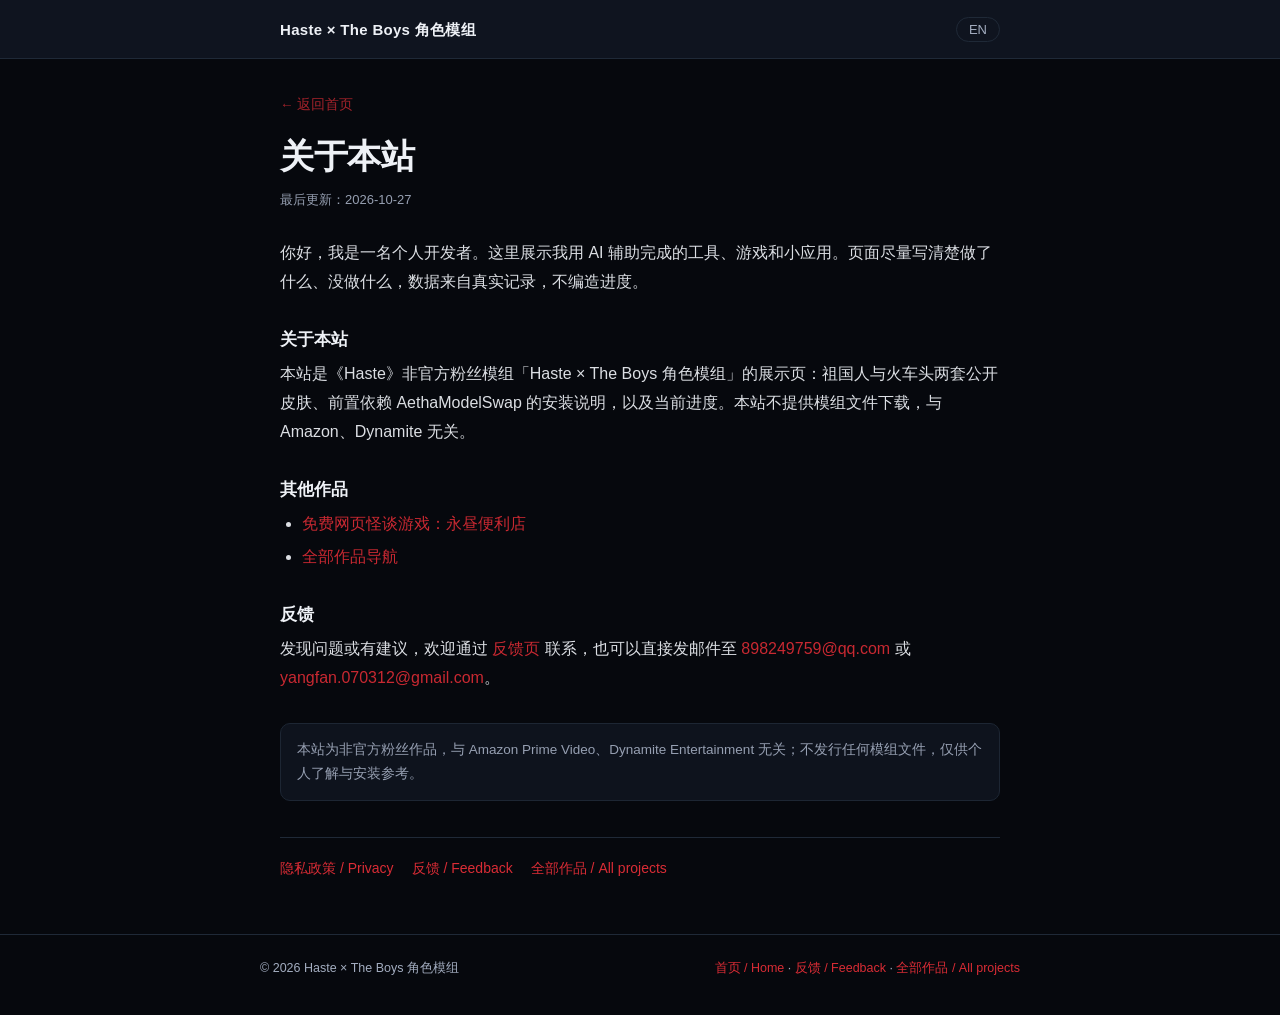
<file: about.html>
<!DOCTYPE html>
<html lang="zh-CN">
<head>
<meta charset="UTF-8">
<meta name="viewport" content="width=device-width, initial-scale=1.0">
<title>关于本站 · Haste × The Boys 角色模组 | About</title>
<meta name="description" content="《Haste》非官方粉丝角色模组展示站的隐私政策与关于页：说明本站不投放广告、不发行模组文件，以及反馈邮件的处理方式。Privacy and about pages for an unofficial Haste fan mod showcase.">
<link rel="canonical" href="https://yangfanwudi.github.io/theboys-site/about.html">
<meta name="theme-color" content="#06080d">
<meta property="og:type" content="website">
<meta property="og:title" content="关于本站 · Haste × The Boys 角色模组">
<meta property="og:description" content="《Haste》非官方粉丝角色模组展示站的隐私政策与关于页：说明本站不投放广告、不发行模组文件，以及反馈邮件的处理方式。Privacy and about pages for an unofficial Haste fan mod showcase.">
<meta property="og:url" content="https://yangfanwudi.github.io/theboys-site/about.html">
<style>
:root{--bg:#06080d;--panel:#0f141f;--fg:#eef1f6;--mut:#a3adc0;--ac:#d92c35;--ln:#1f2937}
*{box-sizing:border-box}
html{scroll-behavior:smooth}
body{margin:0;background:var(--bg);color:var(--fg);font:16px/1.8 -apple-system,BlinkMacSystemFont,"Segoe UI","PingFang SC","Hiragino Sans GB","Microsoft YaHei",sans-serif;-webkit-font-smoothing:antialiased}
a{color:var(--ac);text-decoration:none}
a:hover{text-decoration:underline}
.bar{position:sticky;top:0;z-index:10;background:var(--panel);border-bottom:1px solid var(--ln)}
.bar-inner{max-width:760px;margin:0 auto;padding:0 20px;min-height:58px;display:flex;align-items:center;justify-content:space-between;gap:14px}
.brand{font-weight:700;font-size:15px;letter-spacing:.02em;color:var(--fg);max-width:68%;overflow:hidden;text-overflow:ellipsis;white-space:nowrap}
#langBtn{appearance:none;border:1px solid var(--ln);background:transparent;color:var(--mut);border-radius:999px;padding:4px 12px;font-size:13px;cursor:pointer;font-family:inherit;flex:none}
#langBtn:hover,#langBtn:focus-visible{border-color:var(--ac);color:var(--ac);outline:none}
main{max-width:760px;margin:0 auto;padding:34px 20px 52px}
.crumb{font-size:13.5px;margin:0 0 18px;opacity:.75}
h1{font-size:clamp(26px,4vw,34px);line-height:1.25;margin:0 0 10px;letter-spacing:-.01em}
.updated{font-size:13px;color:var(--mut);margin:0 0 28px}
h2{font-size:17px;line-height:1.5;margin:30px 0 8px;color:var(--fg)}
p{margin:0 0 12px;opacity:.92}
ul{margin:8px 0 14px;padding-left:22px}
li{margin:4px 0;opacity:.92}
.note{margin-top:30px;padding:14px 16px;border:1px solid var(--ln);border-radius:10px;background:var(--panel);font-size:13.5px;color:var(--mut)}
.page-links{display:flex;flex-wrap:wrap;gap:8px 18px;margin-top:36px;padding-top:18px;border-top:1px solid var(--ln);font-size:14px}
footer{border-top:1px solid var(--ln);padding:22px 20px 36px;font-size:12.5px;color:var(--mut)}
.foot{max-width:760px;margin:0 auto;display:flex;flex-wrap:wrap;gap:6px 16px;justify-content:space-between}
html[lang="en"] [data-lang="zh"],html[lang="zh-CN"] [data-lang="en"]{display:none!important}
@media(max-width:520px){main{padding-top:24px}h2{margin-top:26px}.bar-inner{min-height:54px}}
</style>
</head>
<body>
<header class="bar">
  <div class="bar-inner">
    <a class="brand" href="index.html">Haste × The Boys 角色模组</a>
    <button id="langBtn" type="button" aria-label="Switch to English">EN</button>
  </div>
</header>
<main>
  <p class="crumb"><a href="index.html">← <span data-lang="zh">返回首页</span><span data-lang="en">Back to home</span></a></p>
  <h1><span data-lang="zh">关于本站</span><span data-lang="en">About</span></h1>
  <p class="updated"><span data-lang="zh">最后更新：2026-10-27</span><span data-lang="en">Last updated: 2026-10-27</span></p>
<div data-lang="zh">
  <p>你好，我是一名个人开发者。这里展示我用 AI 辅助完成的工具、游戏和小应用。页面尽量写清楚做了什么、没做什么，数据来自真实记录，不编造进度。</p>
  <h2>关于本站</h2>
  <p>本站是《Haste》非官方粉丝模组「Haste × The Boys 角色模组」的展示页：祖国人与火车头两套公开皮肤、前置依赖 AethaModelSwap 的安装说明，以及当前进度。本站不提供模组文件下载，与 Amazon、Dynamite 无关。</p>
  <h2>其他作品</h2>
  <ul>
      <li><a href="https://yangfanwudi.github.io/yongye-site/">免费网页怪谈游戏：永昼便利店</a></li>
      <li><a href="https://yangfanwudi.github.io/">全部作品导航</a></li>
  </ul>
  <h2>反馈</h2>
  <p>发现问题或有建议，欢迎通过 <a href="feedback.html">反馈页</a> 联系，也可以直接发邮件至 <a href="mailto:898249759@qq.com">898249759@qq.com</a> 或 <a href="mailto:yangfan.070312@gmail.com">yangfan.070312@gmail.com</a>。</p>
  <p class="note">本站为非官方粉丝作品，与 Amazon Prime Video、Dynamite Entertainment 无关；不发行任何模组文件，仅供个人了解与安装参考。</p>
</div>
<div data-lang="en">
  <p>Hello — I am an independent developer. This site collects tools, games and small apps that I build with AI assistance. The pages aim to state clearly what each project does and does not do; numbers come from real records, not invented progress.</p>
  <h2>About this site</h2>
  <p>This is the showcase page for an unofficial Haste fan mod, Haste × The Boys: two public skins (Homelander and A-Train), installation notes for the required AethaModelSwap dependency, and current progress. No mod files are distributed here, and this project is not affiliated with Amazon or Dynamite.</p>
  <h2>Other projects</h2>
  <ul>
      <li><a href="https://yangfanwudi.github.io/yongye-site/">free browser horror game: Everlight Convenience Store</a></li>
      <li><a href="https://yangfanwudi.github.io/">All projects</a></li>
  </ul>
  <h2>Feedback</h2>
  <p>Found a problem or have a suggestion? Use the <a href="feedback.html">feedback page</a>, or email <a href="mailto:898249759@qq.com">898249759@qq.com</a> or <a href="mailto:yangfan.070312@gmail.com">yangfan.070312@gmail.com</a>.</p>
  <p class="note">Unofficial fan work, not affiliated with Amazon Prime Video or Dynamite Entertainment. No mod files are distributed; the page is for personal reference only.</p>
</div>
  <nav class="page-links" aria-label="页面导航 / Page links"><a href="privacy.html">隐私政策 / Privacy</a><a href="feedback.html">反馈 / Feedback</a><a href="https://yangfanwudi.github.io/">全部作品 / All projects</a></nav>
</main>
<footer>
  <div class="foot">
    <span>© 2026 Haste × The Boys 角色模组</span>
    <span><a href="index.html">首页 / Home</a> · <a href="feedback.html">反馈 / Feedback</a> · <a href="https://yangfanwudi.github.io/">全部作品 / All projects</a></span>
  </div>
</footer>
<script>
(function () {
  var btn = document.getElementById('langBtn');
  var key = 'theboys-lang';
  function apply(lang) {
    var en = lang === 'en';
    document.documentElement.lang = en ? 'en' : 'zh-CN';
    btn.textContent = en ? '中文' : 'EN';
    btn.setAttribute('aria-label', en ? '切换到中文' : 'Switch to English');
  }
  var saved = 'zh';
  try { saved = localStorage.getItem(key) || 'zh'; } catch (e) {}
  apply(saved);
  btn.addEventListener('click', function () {
    var next = document.documentElement.lang === 'en' ? 'zh' : 'en';
    try { localStorage.setItem(key, next); } catch (e) {}
    apply(next);
  });
})();
</script>
</body>
</html>
</file>
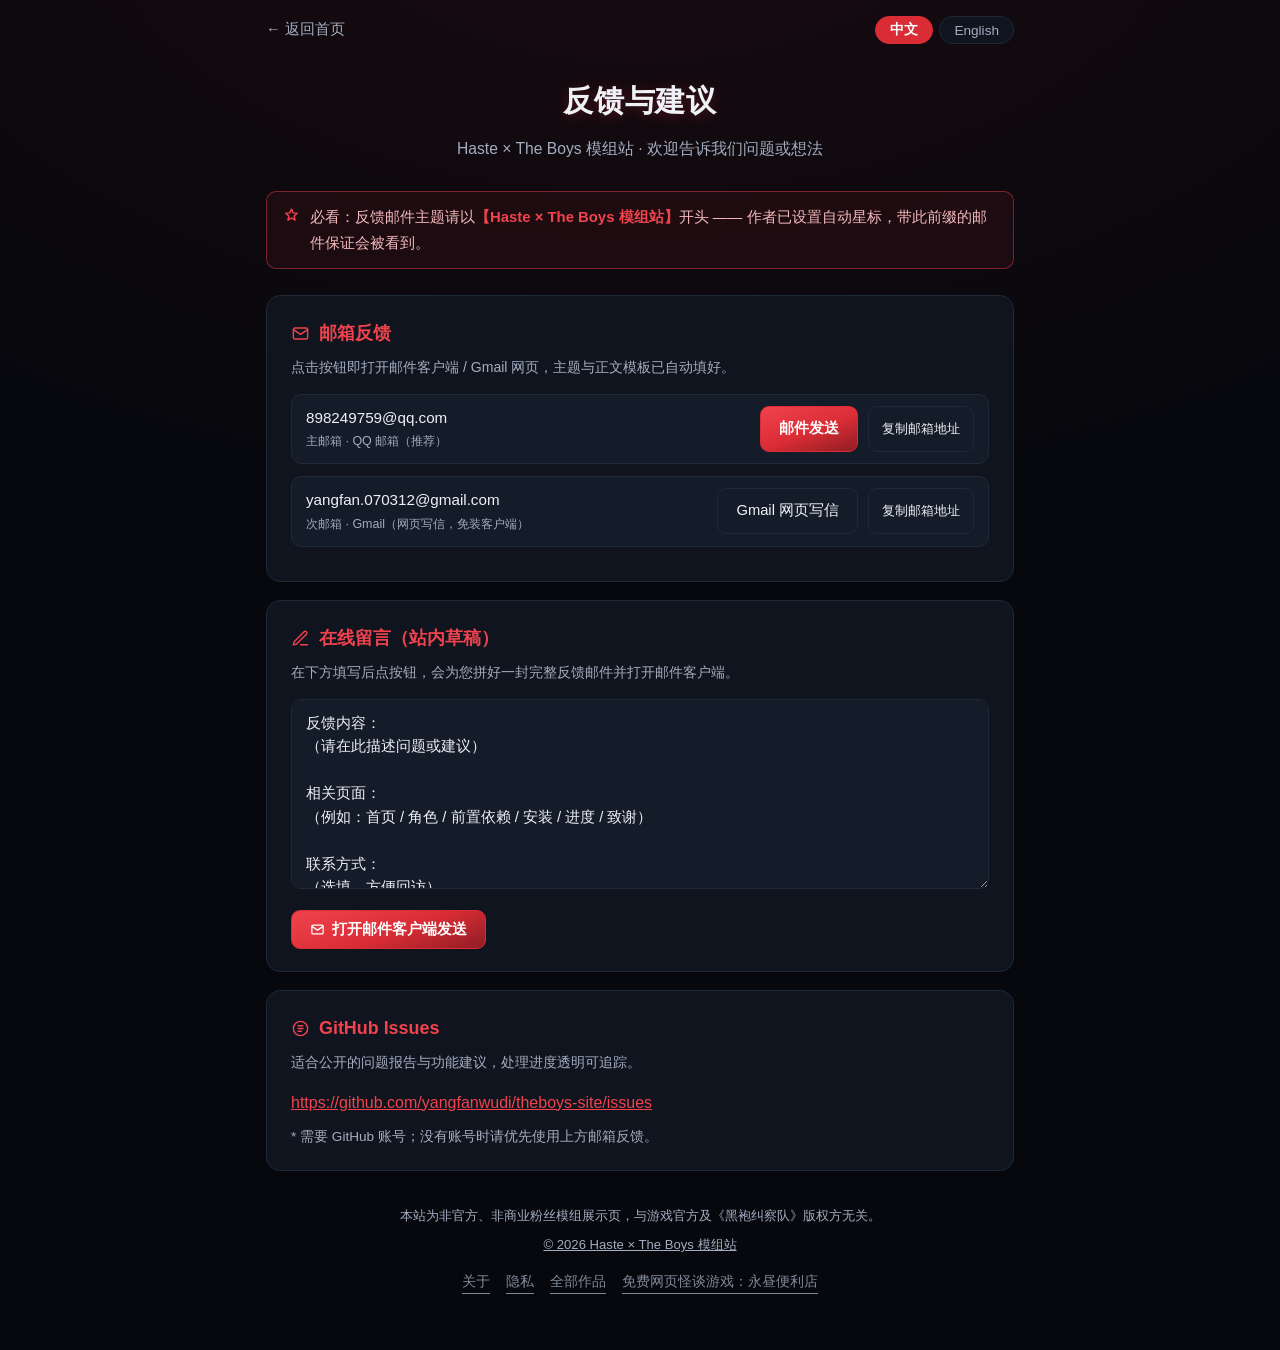
<file: feedback.html>
<!DOCTYPE html>
<html lang="zh-CN" data-lang="zh">
<head>
  <meta charset="UTF-8">
  <meta name="viewport" content="width=device-width, initial-scale=1.0">
  <title>反馈 · Haste × The Boys 模组站</title>
  <meta name="description" content="Haste × The Boys 模组站反馈页：通过邮箱或 GitHub Issues 向作者提交问题与建议。Feedback page for the Haste × The Boys fan mod site.">
  <meta name="theme-color" content="#06080d">
  <link rel="icon" type="image/png" href="assets/Homelander.99031.png">
  <script>
    (function () {
      try {
        var saved = localStorage.getItem("theboys-lang");
        if (saved === "en" || saved === "zh") {
          document.documentElement.setAttribute("lang", saved === "en" ? "en" : "zh-CN");
          document.documentElement.setAttribute("data-lang", saved);
        }
      } catch (e) { /* 本地存储不可用时保持默认中文 */ }
    })();
  </script>
  <style>
    :root {
      --bg: #06080d;
      --bg-2: #0a0e16;
      --panel: #0f141f;
      --panel-2: #141b29;
      --line: #1f2937;
      --line-2: #2c3a4f;
      --red: #d92c35;
      --red-2: #f0434d;
      --red-dark: #8f1d24;
      --red-rgb: 217, 44, 53;
      --text: #eef1f6;
      --muted: #a3adc0;
    }
    * { box-sizing: border-box; }
    html { scroll-behavior: smooth; }
    body {
      margin: 0;
      background: var(--bg);
      background-image: radial-gradient(ellipse 90% 50% at 50% -10%, rgba(var(--red-rgb), .09), transparent);
      color: var(--text);
      font-family: -apple-system, BlinkMacSystemFont, "Segoe UI", "PingFang SC",
        "Hiragino Sans GB", "Microsoft YaHei", "Noto Sans CJK SC", sans-serif;
      line-height: 1.75;
      min-height: 100vh;
      -webkit-font-smoothing: antialiased;
    }
    .wrap { max-width: 780px; margin: 0 auto; padding: 0 16px 56px; }

    /* —— 顶栏：返回 + 语言切换 —— */
    .topbar {
      display: flex; justify-content: space-between; align-items: center;
      gap: 12px; flex-wrap: wrap;
      padding: 16px 0 8px;
    }
    .backlink { color: var(--muted); text-decoration: none; font-size: .92rem; }
    .backlink:hover { color: var(--red-2); }
    .lang-switch { display: flex; gap: 6px; }
    .lang-switch button {
      background: var(--panel); color: var(--muted);
      border: 1px solid var(--line); border-radius: 999px;
      padding: 4px 14px; font-size: .85rem; cursor: pointer;
      font-family: inherit;
    }
    .lang-switch button:hover { color: var(--red-2); border-color: var(--line-2); }
    .lang-switch button[aria-pressed="true"] {
      background: var(--red); color: #fff;
      border-color: var(--red); font-weight: 600;
    }

    /* —— 双语切换：仅显示当前语言 —— */
    html[data-lang="zh"] [data-lang="en"] { display: none; }
    html[data-lang="en"] [data-lang="zh"] { display: none; }

    header.page-head { text-align: center; padding: 22px 0 6px; }
    .page-head h1 {
      margin: 0 0 8px; font-size: 1.9rem; letter-spacing: .02em;
      color: var(--text);
      text-shadow: 0 2px 14px rgba(var(--red-rgb), .3);
    }
    .page-head p { margin: 0; color: var(--muted); font-size: .98rem; }

    /* —— 顶部必看提示 —— */
    .notice {
      margin: 22px 0 26px; padding: 12px 16px;
      background: rgba(var(--red-rgb), .08);
      border: 1px solid rgba(240, 67, 77, .45); border-radius: 10px;
      color: #f3b8bb; font-size: .93rem;
      display: flex; gap: 10px; align-items: flex-start;
    }
    .notice svg { flex: 0 0 auto; margin-top: 3px; color: var(--red-2); }
    .notice b { color: var(--red-2); }

    /* —— 卡片 —— */
    .card {
      background: var(--panel);
      border: 1px solid var(--line); border-radius: 14px;
      padding: 22px 24px; margin-bottom: 18px;
    }
    .card h2 {
      margin: 0 0 6px; font-size: 1.12rem; color: var(--red-2);
      display: flex; align-items: center; gap: 9px;
    }
    .card h2 svg { color: var(--red-2); flex: 0 0 auto; }
    .card > p.hint { margin: 0 0 14px; color: var(--muted); font-size: .88rem; }

    .email-row {
      display: flex; align-items: center; justify-content: space-between;
      gap: 10px; flex-wrap: wrap;
      background: var(--panel-2); border: 1px solid var(--line);
      border-radius: 10px; padding: 10px 14px; margin-bottom: 12px;
    }
    .email-row .addr { font-size: .95rem; color: var(--text); word-break: break-all; }
    .email-row .addr small { display: block; color: var(--muted); font-size: .78rem; }

    .btnrow { display: flex; gap: 10px; flex-wrap: wrap; }
    .btn {
      display: inline-flex; align-items: center; justify-content: center; gap: 7px;
      border-radius: 9px; padding: 9px 18px;
      font-size: .92rem; font-family: inherit; cursor: pointer;
      text-decoration: none; border: 1px solid var(--line);
      background: var(--panel-2); color: var(--text);
      transition: border-color .15s, color .15s, background .15s, transform .1s;
    }
    .btn:hover { color: var(--red-2); border-color: var(--line-2); }
    .btn:active { transform: translateY(1px); }
    .btn--primary {
      background: linear-gradient(160deg, var(--red-2), var(--red) 55%, var(--red-dark));
      border-color: var(--red); color: #fff; font-weight: 600;
    }
    .btn--primary:hover { color: #fff; filter: brightness(1.08); border-color: var(--red-2); }
    .btn--sm { padding: 6px 13px; font-size: .84rem; }

    textarea#fb-text {
      width: 100%; min-height: 190px; resize: vertical;
      background: var(--panel-2); color: var(--text);
      border: 1px solid var(--line); border-radius: 10px;
      padding: 12px 14px; font-family: inherit; font-size: .92rem; line-height: 1.6;
    }
    textarea#fb-text:focus { outline: 2px solid rgba(var(--red-rgb), .5); border-color: var(--red); }

    .issues-link { color: var(--red-2); word-break: break-all; }
    .issues-link:hover { color: var(--text); }
    .issues-note { color: var(--muted); font-size: .85rem; margin: 8px 0 0; }

    footer.page-foot {
      text-align: center; color: var(--muted);
      font-size: .82rem; margin-top: 34px;
    }
    footer.page-foot a { color: var(--muted); }
    footer.page-foot a:hover { color: var(--red-2); }

    .copy-ok { color: var(--red-2) !important; border-color: var(--red) !important; }

    @media (max-width: 560px) {
      .btn { flex: 1 1 auto; }
      .page-head h1 { font-size: 1.5rem; }
      .card { padding: 18px 16px; }
    }
  </style>
  <link rel="canonical" href="https://yangfanwudi.github.io/theboys-site/feedback.html">
</head>
<body>
  <div class="wrap">

    <!-- 顶栏：返回首页 + 中英切换 -->
    <div class="topbar">
      <a class="backlink" href="index.html">← <span data-lang="zh">返回首页</span><span data-lang="en">Back to Home</span></a>
      <div class="lang-switch" role="group" aria-label="Language / 语言">
        <button type="button" data-lang-switch="zh" aria-pressed="true">中文</button>
        <button type="button" data-lang-switch="en" aria-pressed="false">English</button>
      </div>
    </div>

    <header class="page-head">
      <h1><span data-lang="zh">反馈与建议</span><span data-lang="en">Feedback &amp; Suggestions</span></h1>
      <p>
        <span data-lang="zh">Haste × The Boys 模组站 · 欢迎告诉我们问题或想法</span>
        <span data-lang="en">Haste × The Boys Mod Site · Tell us what's broken or what to improve</span>
      </p>
    </header>

    <!-- 顶部必看说明（一行） -->
    <div class="notice" role="note">
      <svg width="17" height="17" viewBox="0 0 24 24" fill="none" stroke="currentColor" stroke-width="2" stroke-linecap="round" stroke-linejoin="round" aria-hidden="true"><path d="M12 3l2.4 5.3 5.6.6-4.2 3.9 1.2 5.6L12 15.5 7 18.4l1.2-5.6L4 8.9l5.6-.6L12 3Z"/></svg>
      <p style="margin:0">
        <span data-lang="zh">必看：反馈邮件主题请以<b>【Haste × The Boys 模组站】</b>开头 —— 作者已设置自动星标，带此前缀的邮件保证会被看到。</span>
        <span data-lang="en">Must-read: start your email subject with <b>【Haste × The Boys 模组站】</b> — the author has an auto-star filter, so prefixed mail is guaranteed to be seen.</span>
      </p>
    </div>

    <!-- ① 邮箱直达 -->
    <section class="card" aria-labelledby="email-title">
      <h2 id="email-title">
        <svg width="19" height="19" viewBox="0 0 24 24" fill="none" stroke="currentColor" stroke-width="1.8" stroke-linecap="round" stroke-linejoin="round" aria-hidden="true"><rect x="3" y="5" width="18" height="14" rx="2"/><path d="m3 7 9 6 9-6"/></svg>
        <span data-lang="zh">邮箱反馈</span><span data-lang="en">Email</span>
      </h2>
      <p class="hint">
        <span data-lang="zh">点击按钮即打开邮件客户端 / Gmail 网页，主题与正文模板已自动填好。</span>
        <span data-lang="en">Buttons open your mail client / Gmail web with subject and body template pre-filled.</span>
      </p>

      <!-- 主邮箱：QQ 邮箱 -->
      <div class="email-row">
        <p class="addr" style="margin:0">
          898249759@qq.com
          <small><span data-lang="zh">主邮箱 · QQ 邮箱（推荐）</span><span data-lang="en">Primary · QQ Mail (recommended)</span></small>
        </p>
        <span class="btnrow">
          <a class="btn btn--primary" id="mailto-qq"
             href="mailto:898249759@qq.com?subject=%E3%80%90Haste%20%C3%97%20The%20Boys%20%E6%A8%A1%E7%BB%84%E7%AB%99%E3%80%91%E5%8F%8D%E9%A6%88&body=%E5%8F%8D%E9%A6%88%E5%86%85%E5%AE%B9%EF%BC%9A%0A%EF%BC%88%E8%AF%B7%E5%9C%A8%E6%AD%A4%E6%8F%8F%E8%BF%B0%E9%97%AE%E9%A2%98%E6%88%96%E5%BB%BA%E8%AE%AE%EF%BC%89%0A%0A%E7%9B%B8%E5%85%B3%E9%A1%B5%E9%9D%A2%EF%BC%9A%0A%EF%BC%88%E4%BE%8B%E5%A6%82%EF%BC%9A%E9%A6%96%E9%A1%B5%20%2F%20%E8%A7%92%E8%89%B2%20%2F%20%E5%89%8D%E7%BD%AE%E4%BE%9D%E8%B5%96%20%2F%20%E5%AE%89%E8%A3%85%20%2F%20%E8%BF%9B%E5%BA%A6%20%2F%20%E8%87%B4%E8%B0%A2%EF%BC%89%0A%0A%E8%81%94%E7%B3%BB%E6%96%B9%E5%BC%8F%EF%BC%9A%0A%EF%BC%88%E9%80%89%E5%A1%AB%EF%BC%8C%E6%96%B9%E4%BE%BF%E5%9B%9E%E8%AE%BF%EF%BC%89">
            <span data-lang="zh">邮件发送</span><span data-lang="en">Send Email</span>
          </a>
          <button type="button" class="btn btn--sm copy-email" data-email="898249759@qq.com">
            <span data-lang="zh">复制邮箱地址</span><span data-lang="en">Copy Address</span>
          </button>
        </span>
      </div>

      <!-- 次邮箱：Gmail 网页写信 -->
      <div class="email-row">
        <p class="addr" style="margin:0">
          yangfan.070312@gmail.com
          <small><span data-lang="zh">次邮箱 · Gmail（网页写信，免装客户端）</span><span data-lang="en">Secondary · Gmail (web compose, no client needed)</span></small>
        </p>
        <span class="btnrow">
          <a class="btn" id="gmail-link" target="_blank" rel="noopener"
             href="https://mail.google.com/mail/?view=cm&to=yangfan.070312%40gmail.com&su=%E3%80%90Haste%20%C3%97%20The%20Boys%20%E6%A8%A1%E7%BB%84%E7%AB%99%E3%80%91%E5%8F%8D%E9%A6%88&body=%E5%8F%8D%E9%A6%88%E5%86%85%E5%AE%B9%EF%BC%9A%0A%EF%BC%88%E8%AF%B7%E5%9C%A8%E6%AD%A4%E6%8F%8F%E8%BF%B0%E9%97%AE%E9%A2%98%E6%88%96%E5%BB%BA%E8%AE%AE%EF%BC%89%0A%0A%E7%9B%B8%E5%85%B3%E9%A1%B5%E9%9D%A2%EF%BC%9A%0A%EF%BC%88%E4%BE%8B%E5%A6%82%EF%BC%9A%E9%A6%96%E9%A1%B5%20%2F%20%E8%A7%92%E8%89%B2%20%2F%20%E5%89%8D%E7%BD%AE%E4%BE%9D%E8%B5%96%20%2F%20%E5%AE%89%E8%A3%85%20%2F%20%E8%BF%9B%E5%BA%A6%20%2F%20%E8%87%B4%E8%B0%A2%EF%BC%89%0A%0A%E8%81%94%E7%B3%BB%E6%96%B9%E5%BC%8F%EF%BC%9A%0A%EF%BC%88%E9%80%89%E5%A1%AB%EF%BC%8C%E6%96%B9%E4%BE%BF%E5%9B%9E%E8%AE%BF%EF%BC%89">
            <span data-lang="zh">Gmail 网页写信</span><span data-lang="en">Compose in Gmail</span>
          </a>
          <button type="button" class="btn btn--sm copy-email" data-email="yangfan.070312@gmail.com">
            <span data-lang="zh">复制邮箱地址</span><span data-lang="en">Copy Address</span>
          </button>
        </span>
      </div>
    </section>

    <!-- ② 站内快速留言：textarea 拼 mailto -->
    <section class="card" aria-labelledby="draft-title">
      <h2 id="draft-title">
        <svg width="19" height="19" viewBox="0 0 24 24" fill="none" stroke="currentColor" stroke-width="1.8" stroke-linecap="round" stroke-linejoin="round" aria-hidden="true"><path d="M12 20h9"/><path d="M16.5 3.5a2.1 2.1 0 0 1 3 3L7 19l-4 1 1-4L16.5 3.5Z"/></svg>
        <span data-lang="zh">在线留言（站内草稿）</span><span data-lang="en">Quick Draft</span>
      </h2>
      <p class="hint">
        <span data-lang="zh">在下方填写后点按钮，会为您拼好一封完整反馈邮件并打开邮件客户端。</span>
        <span data-lang="en">Fill in below, then the button assembles a complete feedback email and opens your mail client.</span>
      </p>
      <label for="fb-text" style="position:absolute;width:1px;height:1px;overflow:hidden;clip:rect(0 0 0 0)">
        <span data-lang="zh">反馈内容</span><span data-lang="en">Feedback content</span>
      </label>
      <textarea id="fb-text" placeholder=""></textarea>
      <div class="btnrow" style="margin-top:12px">
        <button type="button" class="btn btn--primary" id="send-mailto">
          <svg width="15" height="15" viewBox="0 0 24 24" fill="none" stroke="currentColor" stroke-width="2" stroke-linecap="round" stroke-linejoin="round" aria-hidden="true"><path d="m3 7 9 6 9-6"/><rect x="3" y="5" width="18" height="14" rx="2"/></svg>
          <span data-lang="zh">打开邮件客户端发送</span><span data-lang="en">Open Mail Client to Send</span>
        </button>
      </div>
    </section>

    <!-- ③ GitHub Issues -->
    <section class="card" aria-labelledby="issues-title">
      <h2 id="issues-title">
        <svg width="19" height="19" viewBox="0 0 24 24" fill="none" stroke="currentColor" stroke-width="1.8" stroke-linecap="round" stroke-linejoin="round" aria-hidden="true"><circle cx="12" cy="12" r="9"/><path d="M9 12h6M9 8.5h6M9 15.5h4"/></svg>
        <span data-lang="zh">GitHub Issues</span><span data-lang="en">GitHub Issues</span>
      </h2>
      <p class="hint">
        <span data-lang="zh">适合公开的问题报告与功能建议，处理进度透明可追踪。</span>
        <span data-lang="en">Best for public bug reports and feature requests with trackable progress.</span>
      </p>
      <a class="issues-link" href="https://github.com/yangfanwudi/theboys-site/issues" target="_blank" rel="noopener">https://github.com/yangfanwudi/theboys-site/issues</a>
      <p class="issues-note">
        <span data-lang="zh">* 需要 GitHub 账号；没有账号时请优先使用上方邮箱反馈。</span>
        <span data-lang="en">* A GitHub account is required; without one, please use the email options above.</span>
      </p>
    </section>

    <footer class="page-foot">
      <p style="margin:0 0 6px">
        <span data-lang="zh">本站为非官方、非商业粉丝模组展示页，与游戏官方及《黑袍纠察队》版权方无关。</span>
        <span data-lang="en">This is an unofficial, non-commercial fan mod showcase, not affiliated with the game's official team or the rights holders of The Boys.</span>
      </p>
      <p style="margin:0"><a href="index.html">© <span id="year">2026</span> Haste × The Boys 模组站</a></p>
      <style>
    .xfl{display:flex;flex-wrap:wrap;justify-content:center;gap:.35rem 1rem;margin:.8rem 0 0;padding:0;font-size:.85rem;line-height:1.7}
    .xfl a{color:inherit;opacity:.78;text-decoration:none;border-bottom:1px solid currentColor}
    .xfl a:hover,.xfl a:focus-visible{opacity:1}
    @media(max-width:420px){.xfl{font-size:.78rem;gap:.3rem .8rem}}
  </style>
  <nav class="xfl" aria-label="关于与更多作品 / About and more">
    <a href="about.html"><span data-lang="zh">关于</span><span data-lang="en">About</span></a>
    <a href="privacy.html"><span data-lang="zh">隐私</span><span data-lang="en">Privacy</span></a>
    <a href="https://yangfanwudi.github.io/"><span data-lang="zh">全部作品</span><span data-lang="en">All projects</span></a>
    <a href="https://yangfanwudi.github.io/yongye-site/"><span data-lang="zh">免费网页怪谈游戏：永昼便利店</span><span data-lang="en">free browser horror game</span></a>
  </nav>
</footer>
  </div>

  <script>
    (function () {
      'use strict';

      var SUBJECT = '【Haste × The Boys 模组站】反馈';
      var MAIL_PRIMARY = '898249759@qq.com';
      var MAIL_GMAIL = 'yangfan.070312@gmail.com';
      var TEMPLATES = {
        zh: '反馈内容：\n（请在此描述问题或建议）\n\n相关页面：\n（例如：首页 / 角色 / 前置依赖 / 安装 / 进度 / 致谢）\n\n联系方式：\n（选填，方便回访）',
        en: 'Feedback:\n(describe the issue or suggestion here)\n\nPage:\n(e.g. Home / Characters / Dependency / Install / Progress / Credits)\n\nContact:\n(optional, so we can follow up)'
      };
      var PLACEHOLDERS = {
        zh: '可直接修改下方模板后发送……',
        en: 'Edit the template below and send…'
      };

      var currentLang = 'zh';
      var textarea = document.getElementById('fb-text');

      /* ---------- 中英切换：data-lang 驱动 ---------- */
      function switchLang(lang) {
        if (lang !== 'zh' && lang !== 'en') lang = 'zh';
        currentLang = lang;
        document.documentElement.setAttribute('data-lang', lang);
        document.documentElement.setAttribute('lang', lang === 'zh' ? 'zh-CN' : 'en');
        document.querySelectorAll('[data-lang-switch]').forEach(function (b) {
          b.setAttribute('aria-pressed', b.getAttribute('data-lang-switch') === lang ? 'true' : 'false');
        });
        /* textarea 未被用户修改时，跟随语言切换模板 */
        if (!textarea.dataset.dirty || textarea.value === textarea.dataset.lastTemplate) {
          textarea.value = TEMPLATES[lang];
          textarea.dataset.lastTemplate = TEMPLATES[lang];
        }
        textarea.placeholder = PLACEHOLDERS[lang];
        /* 语言切换后同步刷新两个直达链接的正文模板 */
        applyDirectLinks();
        try { localStorage.setItem('theboys-lang', lang); } catch (e) {}
      }
      window.switchLang = switchLang;   /* 供自检脚本识别 */

      document.querySelectorAll('[data-lang-switch]').forEach(function (b) {
        b.addEventListener('click', function () { switchLang(b.getAttribute('data-lang-switch')); });
      });

      /* ---------- 直达链接（静态中文兜底，JS 按 lang 刷新） ---------- */
      function mailtoUrl(mail, subject, body) {
        return 'mailto:' + mail + '?subject=' + encodeURIComponent(subject) + '&body=' + encodeURIComponent(body);
      }
      function gmailUrl(mail, subject, body) {
        return 'https://mail.google.com/mail/?view=cm&to=' + encodeURIComponent(mail) +
          '&su=' + encodeURIComponent(subject) + '&body=' + encodeURIComponent(body);
      }
      function applyDirectLinks() {
        var t = TEMPLATES[currentLang];
        document.getElementById('mailto-qq').href = mailtoUrl(MAIL_PRIMARY, SUBJECT, t);
        document.getElementById('gmail-link').href = gmailUrl(MAIL_GMAIL, SUBJECT, t);
      }

      /* ---------- textarea 草稿 → 打开邮件客户端 ---------- */
      textarea.addEventListener('input', function () { textarea.dataset.dirty = '1'; });
      document.getElementById('send-mailto').addEventListener('click', function () {
        var text = textarea.value && textarea.value.trim() ? textarea.value : TEMPLATES[currentLang];
        window.location.href = mailtoUrl(MAIL_PRIMARY, SUBJECT, text);
      });

      /* ---------- 复制邮箱地址（clipboard API + execCommand 兜底） ---------- */
      function copyText(text, done) {
        function fallback() {
          var ta = document.createElement('textarea');
          ta.value = text;
          ta.style.position = 'fixed'; ta.style.opacity = '0';
          document.body.appendChild(ta);
          ta.select();
          try { document.execCommand('copy'); done(true); }
          catch (e) { done(false); }
          document.body.removeChild(ta);
        }
        if (navigator.clipboard && navigator.clipboard.writeText) {
          navigator.clipboard.writeText(text).then(function () { done(true); }, fallback);
        } else { fallback(); }
      }
      document.querySelectorAll('.copy-email').forEach(function (btn) {
        btn.addEventListener('click', function () {
          copyText(btn.getAttribute('data-email'), function (ok) {
            var label = btn.querySelector('[data-lang="' + currentLang + '"]');
            if (!ok) {
              window.prompt(currentLang === 'zh' ? '请手动复制：' : 'Copy manually:', btn.getAttribute('data-email'));
              return;
            }
            if (label) {
              var old = label.textContent;
              label.textContent = currentLang === 'zh' ? '已复制 ✓' : 'Copied ✓';
              btn.classList.add('copy-ok');
              setTimeout(function () { label.textContent = old; btn.classList.remove('copy-ok'); }, 1600);
            }
          });
        });
      });

      /* ---------- 初始化 ---------- */
      document.getElementById('year').textContent = String(new Date().getFullYear());
      textarea.value = TEMPLATES.zh;
      textarea.dataset.lastTemplate = TEMPLATES.zh;
      textarea.placeholder = PLACEHOLDERS.zh;
      try {
        var saved = localStorage.getItem('theboys-lang');
        switchLang(saved === 'en' ? 'en' : 'zh');
      } catch (e) { switchLang('zh'); }
    })();
  </script>
</body>
</html>
</file>
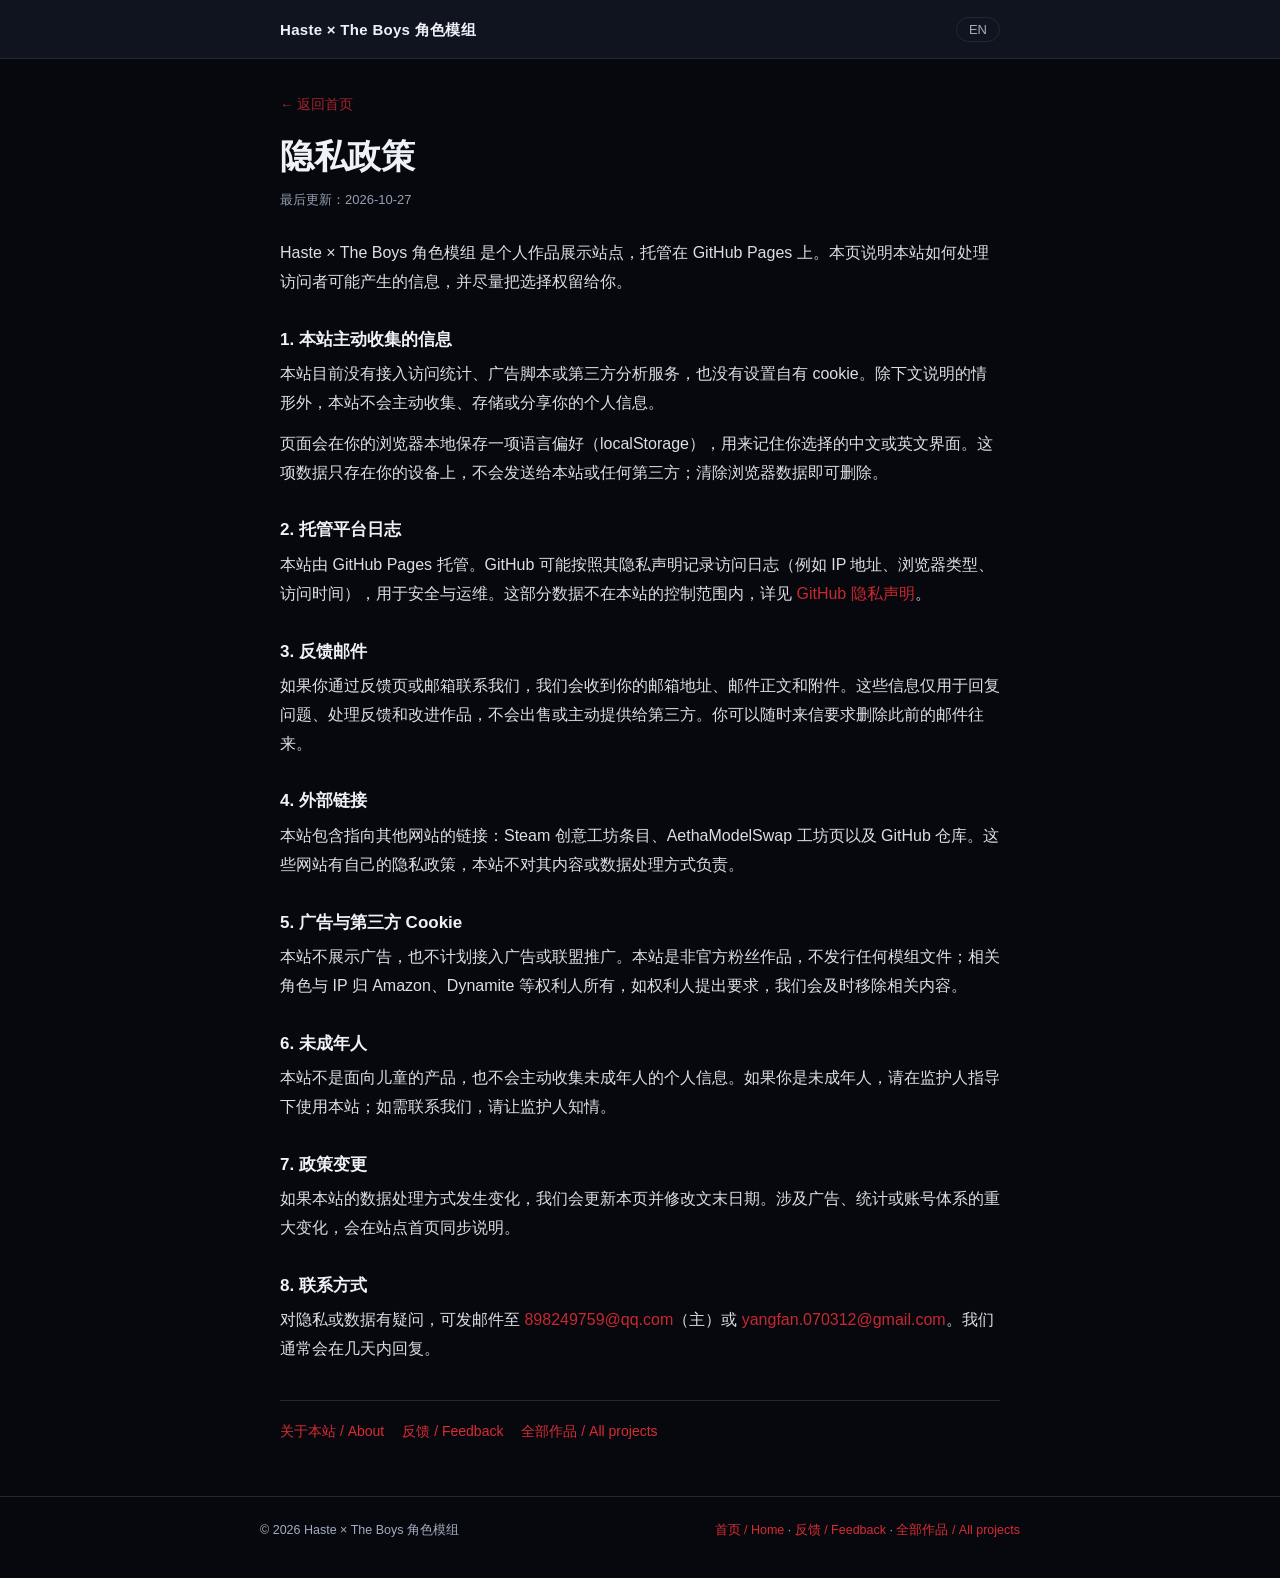
<file: privacy.html>
<!DOCTYPE html>
<html lang="zh-CN">
<head>
<meta charset="UTF-8">
<meta name="viewport" content="width=device-width, initial-scale=1.0">
<title>隐私政策 · Haste × The Boys 角色模组 | Privacy Policy</title>
<meta name="description" content="《Haste》非官方粉丝角色模组展示站的隐私政策与关于页：说明本站不投放广告、不发行模组文件，以及反馈邮件的处理方式。Privacy and about pages for an unofficial Haste fan mod showcase.">
<link rel="canonical" href="https://yangfanwudi.github.io/theboys-site/privacy.html">
<meta name="theme-color" content="#06080d">
<meta property="og:type" content="website">
<meta property="og:title" content="隐私政策 · Haste × The Boys 角色模组">
<meta property="og:description" content="《Haste》非官方粉丝角色模组展示站的隐私政策与关于页：说明本站不投放广告、不发行模组文件，以及反馈邮件的处理方式。Privacy and about pages for an unofficial Haste fan mod showcase.">
<meta property="og:url" content="https://yangfanwudi.github.io/theboys-site/privacy.html">
<style>
:root{--bg:#06080d;--panel:#0f141f;--fg:#eef1f6;--mut:#a3adc0;--ac:#d92c35;--ln:#1f2937}
*{box-sizing:border-box}
html{scroll-behavior:smooth}
body{margin:0;background:var(--bg);color:var(--fg);font:16px/1.8 -apple-system,BlinkMacSystemFont,"Segoe UI","PingFang SC","Hiragino Sans GB","Microsoft YaHei",sans-serif;-webkit-font-smoothing:antialiased}
a{color:var(--ac);text-decoration:none}
a:hover{text-decoration:underline}
.bar{position:sticky;top:0;z-index:10;background:var(--panel);border-bottom:1px solid var(--ln)}
.bar-inner{max-width:760px;margin:0 auto;padding:0 20px;min-height:58px;display:flex;align-items:center;justify-content:space-between;gap:14px}
.brand{font-weight:700;font-size:15px;letter-spacing:.02em;color:var(--fg);max-width:68%;overflow:hidden;text-overflow:ellipsis;white-space:nowrap}
#langBtn{appearance:none;border:1px solid var(--ln);background:transparent;color:var(--mut);border-radius:999px;padding:4px 12px;font-size:13px;cursor:pointer;font-family:inherit;flex:none}
#langBtn:hover,#langBtn:focus-visible{border-color:var(--ac);color:var(--ac);outline:none}
main{max-width:760px;margin:0 auto;padding:34px 20px 52px}
.crumb{font-size:13.5px;margin:0 0 18px;opacity:.75}
h1{font-size:clamp(26px,4vw,34px);line-height:1.25;margin:0 0 10px;letter-spacing:-.01em}
.updated{font-size:13px;color:var(--mut);margin:0 0 28px}
h2{font-size:17px;line-height:1.5;margin:30px 0 8px;color:var(--fg)}
p{margin:0 0 12px;opacity:.92}
ul{margin:8px 0 14px;padding-left:22px}
li{margin:4px 0;opacity:.92}
.note{margin-top:30px;padding:14px 16px;border:1px solid var(--ln);border-radius:10px;background:var(--panel);font-size:13.5px;color:var(--mut)}
.page-links{display:flex;flex-wrap:wrap;gap:8px 18px;margin-top:36px;padding-top:18px;border-top:1px solid var(--ln);font-size:14px}
footer{border-top:1px solid var(--ln);padding:22px 20px 36px;font-size:12.5px;color:var(--mut)}
.foot{max-width:760px;margin:0 auto;display:flex;flex-wrap:wrap;gap:6px 16px;justify-content:space-between}
html[lang="en"] [data-lang="zh"],html[lang="zh-CN"] [data-lang="en"]{display:none!important}
@media(max-width:520px){main{padding-top:24px}h2{margin-top:26px}.bar-inner{min-height:54px}}
</style>
</head>
<body>
<header class="bar">
  <div class="bar-inner">
    <a class="brand" href="index.html">Haste × The Boys 角色模组</a>
    <button id="langBtn" type="button" aria-label="Switch to English">EN</button>
  </div>
</header>
<main>
  <p class="crumb"><a href="index.html">← <span data-lang="zh">返回首页</span><span data-lang="en">Back to home</span></a></p>
  <h1><span data-lang="zh">隐私政策</span><span data-lang="en">Privacy Policy</span></h1>
  <p class="updated"><span data-lang="zh">最后更新：2026-10-27</span><span data-lang="en">Last updated: 2026-10-27</span></p>
<div data-lang="zh">
  <p>Haste × The Boys 角色模组 是个人作品展示站点，托管在 GitHub Pages 上。本页说明本站如何处理访问者可能产生的信息，并尽量把选择权留给你。</p>
  <h2>1. 本站主动收集的信息</h2><p>本站目前没有接入访问统计、广告脚本或第三方分析服务，也没有设置自有 cookie。除下文说明的情形外，本站不会主动收集、存储或分享你的个人信息。</p><p>页面会在你的浏览器本地保存一项语言偏好（localStorage），用来记住你选择的中文或英文界面。这项数据只存在你的设备上，不会发送给本站或任何第三方；清除浏览器数据即可删除。</p>
  <h2>2. 托管平台日志</h2><p>本站由 GitHub Pages 托管。GitHub 可能按照其隐私声明记录访问日志（例如 IP 地址、浏览器类型、访问时间），用于安全与运维。这部分数据不在本站的控制范围内，详见 <a href="https://docs.github.com/en/site-policy/privacy-policies/github-privacy-statement" rel="noopener">GitHub 隐私声明</a>。</p>
  <h2>3. 反馈邮件</h2><p>如果你通过反馈页或邮箱联系我们，我们会收到你的邮箱地址、邮件正文和附件。这些信息仅用于回复问题、处理反馈和改进作品，不会出售或主动提供给第三方。你可以随时来信要求删除此前的邮件往来。</p>
  <h2>4. 外部链接</h2><p>本站包含指向其他网站的链接：Steam 创意工坊条目、AethaModelSwap 工坊页以及 GitHub 仓库。这些网站有自己的隐私政策，本站不对其内容或数据处理方式负责。</p>
  <h2>5. 广告与第三方 Cookie</h2><p>本站不展示广告，也不计划接入广告或联盟推广。本站是非官方粉丝作品，不发行任何模组文件；相关角色与 IP 归 Amazon、Dynamite 等权利人所有，如权利人提出要求，我们会及时移除相关内容。</p>
  <h2>6. 未成年人</h2><p>本站不是面向儿童的产品，也不会主动收集未成年人的个人信息。如果你是未成年人，请在监护人指导下使用本站；如需联系我们，请让监护人知情。</p>
  <h2>7. 政策变更</h2><p>如果本站的数据处理方式发生变化，我们会更新本页并修改文末日期。涉及广告、统计或账号体系的重大变化，会在站点首页同步说明。</p>
  <h2>8. 联系方式</h2><p>对隐私或数据有疑问，可发邮件至 <a href="mailto:898249759@qq.com">898249759@qq.com</a>（主）或 <a href="mailto:yangfan.070312@gmail.com">yangfan.070312@gmail.com</a>。我们通常会在几天内回复。</p>
</div>
<div data-lang="en">
  <p>Haste × The Boys Character Pack is a personal project site hosted on GitHub Pages. This page explains how the site handles information that visitors may generate, and aims to leave choices in your hands.</p>
  <h2>1. Information this site collects</h2><p>This site does not currently use analytics, advertising scripts or third-party analytics services, and it does not set its own cookies. Except as described below, it does not actively collect, store or share your personal information.</p><p>The page stores a language preference in your browser's local storage so it can remember whether you chose Chinese or English. This value stays on your device and is not sent to this site or any third party; clearing your browser data removes it.</p>
  <h2>2. Hosting platform logs</h2><p>This site is hosted on GitHub Pages. GitHub may log access data such as IP address, browser type and visit time under its own privacy statement for security and operations. This data is outside this site's control; see the <a href="https://docs.github.com/en/site-policy/privacy-policies/github-privacy-statement" rel="noopener">GitHub Privacy Statement</a>.</p>
  <h2>3. Feedback email</h2><p>If you contact us through the feedback page or by email, we receive your email address, message and any attachments. This information is used only to reply, handle feedback and improve the projects; it is not sold or actively shared with third parties. You can ask us to delete previous email exchanges at any time.</p>
  <h2>4. External links</h2><p>This site links to other websites: Steam Workshop entries, the AethaModelSwap Workshop page, and GitHub repositories. Those sites have their own privacy policies, and this site is not responsible for their content or data practices.</p>
  <h2>5. Advertising and third-party cookies</h2><p>This site shows no advertising and has no plans to add ads or affiliate promotions. It is an unofficial fan work and does not distribute mod files. The characters and related IP belong to Amazon, Dynamite and other rights holders; if a rights holder asks us to remove content, we will do so promptly.</p>
  <h2>6. Minors</h2><p>This site is not directed at children and does not knowingly collect personal information from minors. If you are a minor, please use the site with a guardian's guidance and let them know if you contact us.</p>
  <h2>7. Changes to this policy</h2><p>If data practices change, this page will be updated and the date at the top revised. Material changes involving advertising, analytics or accounts will also be noted on the site's home page.</p>
  <h2>8. Contact</h2><p>For privacy or data questions, email <a href="mailto:898249759@qq.com">898249759@qq.com</a> (primary) or <a href="mailto:yangfan.070312@gmail.com">yangfan.070312@gmail.com</a>. We usually reply within a few days.</p>
</div>
  <nav class="page-links" aria-label="页面导航 / Page links"><a href="about.html">关于本站 / About</a><a href="feedback.html">反馈 / Feedback</a><a href="https://yangfanwudi.github.io/">全部作品 / All projects</a></nav>
</main>
<footer>
  <div class="foot">
    <span>© 2026 Haste × The Boys 角色模组</span>
    <span><a href="index.html">首页 / Home</a> · <a href="feedback.html">反馈 / Feedback</a> · <a href="https://yangfanwudi.github.io/">全部作品 / All projects</a></span>
  </div>
</footer>
<script>
(function () {
  var btn = document.getElementById('langBtn');
  var key = 'theboys-lang';
  function apply(lang) {
    var en = lang === 'en';
    document.documentElement.lang = en ? 'en' : 'zh-CN';
    btn.textContent = en ? '中文' : 'EN';
    btn.setAttribute('aria-label', en ? '切换到中文' : 'Switch to English');
  }
  var saved = 'zh';
  try { saved = localStorage.getItem(key) || 'zh'; } catch (e) {}
  apply(saved);
  btn.addEventListener('click', function () {
    var next = document.documentElement.lang === 'en' ? 'zh' : 'en';
    try { localStorage.setItem(key, next); } catch (e) {}
    apply(next);
  });
})();
</script>
</body>
</html>
</file>
<file: css/style.css>
/* ==========================================================================
   Haste × The Boys Character Pack — showcase site
   纯静态站点样式：无外部依赖，离线双击 index.html 可用
   ========================================================================== */

:root {
  --bg: #06080d;
  --bg-2: #0a0e16;
  --panel: #0f141f;
  --panel-2: #141b29;
  --line: #1f2937;
  --line-2: #2c3a4f;
  --text: #eef1f6;
  --muted: #a3adc0;
  --red: #d92c35;
  --red-2: #f0434d;
  --red-dark: #8f1d24;
  --navy: #274690;
  --blue: #3f74e0;
  --gold: #d4a94e;
  --green: #3fbf7f;
  --radius: 16px;
  --font-sans: -apple-system, BlinkMacSystemFont, "Segoe UI", "PingFang SC",
    "Hiragino Sans GB", "Microsoft YaHei", "Noto Sans CJK SC", sans-serif;
  --font-mono: ui-monospace, "Cascadia Code", Consolas, "SF Mono", Menlo,
    "Courier New", monospace;
}

*,
*::before,
*::after {
  box-sizing: border-box;
  margin: 0;
  padding: 0;
}

html {
  scroll-behavior: smooth;
  scroll-padding-top: 76px;
}

/* ---- 中英切换：按 html[lang] 显示对应语言 ---- */
html[lang="en"] [data-lang="zh"] { display: none !important; }
html[lang="zh-CN"] [data-lang="en"] { display: none !important; }

body {
  font-family: var(--font-sans);
  background: var(--bg);
  color: var(--text);
  line-height: 1.75;
  -webkit-font-smoothing: antialiased;
  text-rendering: optimizeLegibility;
  overflow-x: hidden;
}

img { max-width: 100%; display: block; }
a { color: inherit; text-decoration: none; }
code {
  font-family: var(--font-mono);
  font-size: 0.86em;
  background: rgba(217, 44, 53, 0.12);
  border: 1px solid rgba(217, 44, 53, 0.25);
  border-radius: 6px;
  padding: 0.08em 0.4em;
  color: #f3b8bb;
  word-break: break-all;
}

.container {
  width: min(1120px, 100%);
  margin-inline: auto;
  padding-inline: clamp(20px, 5vw, 40px);
}

/* ===================== Header ===================== */

.site-header {
  position: fixed;
  inset: 0 0 auto 0;
  z-index: 100;
  background: rgba(6, 8, 13, 0.72);
  -webkit-backdrop-filter: blur(14px);
  backdrop-filter: blur(14px);
  border-bottom: 1px solid transparent;
  transition: border-color 0.25s ease, background 0.25s ease;
}
.site-header.scrolled {
  border-bottom-color: var(--line);
  background: rgba(6, 8, 13, 0.92);
}

.header-inner {
  display: flex;
  align-items: center;
  gap: 28px;
  height: 64px;
}

.brand {
  display: inline-flex;
  align-items: center;
  gap: 10px;
  font-weight: 900;
  letter-spacing: 0.06em;
  font-size: 0.95rem;
  white-space: nowrap;
}
.brand-mark {
  width: 12px;
  height: 12px;
  border-radius: 3px;
  background: var(--red);
  box-shadow: 0 0 14px rgba(217, 44, 53, 0.8);
  transform: rotate(45deg);
}
.brand-text em {
  font-style: normal;
  color: var(--red-2);
  margin-inline: 2px;
}

.site-nav {
  display: flex;
  gap: 4px;
  margin-left: auto;
  flex-wrap: wrap;
  justify-content: flex-end;
}
.site-nav a {
  font-size: 0.9rem;
  color: var(--muted);
  padding: 8px 12px;
  border-radius: 8px;
  transition: color 0.2s ease, background 0.2s ease;
}
.site-nav a:hover {
  color: var(--text);
  background: rgba(255, 255, 255, 0.06);
}

#lang-toggle {
  font-family: inherit;
  font-weight: 700;
  font-size: 0.85rem;
  color: var(--text);
  background: linear-gradient(135deg, var(--red-dark), var(--red));
  border: 1px solid rgba(255, 255, 255, 0.18);
  border-radius: 999px;
  padding: 6px 18px;
  cursor: pointer;
  letter-spacing: 0.08em;
  transition: transform 0.15s ease, box-shadow 0.2s ease;
  flex: none;
}
#lang-toggle:hover {
  transform: translateY(-1px);
  box-shadow: 0 6px 20px rgba(217, 44, 53, 0.45);
}
#lang-toggle:active { transform: translateY(0); }

/* ===================== Hero ===================== */

.hero {
  position: relative;
  padding: 148px 0 96px;
  background:
    radial-gradient(1100px 520px at 85% -10%, rgba(39, 70, 144, 0.28), transparent 60%),
    radial-gradient(900px 600px at -10% 30%, rgba(143, 29, 36, 0.22), transparent 55%),
    linear-gradient(180deg, var(--bg-2), var(--bg) 70%);
  overflow: hidden;
}
.hero-glow {
  position: absolute;
  border-radius: 50%;
  filter: blur(90px);
  pointer-events: none;
}
.hero-glow-red {
  width: 420px;
  height: 420px;
  right: -80px;
  top: -120px;
  background: rgba(217, 44, 53, 0.20);
}
.hero-glow-navy {
  width: 520px;
  height: 520px;
  left: -160px;
  bottom: -220px;
  background: rgba(39, 70, 144, 0.22);
}

.hero-grid {
  position: relative;
  display: grid;
  grid-template-columns: 1.15fr 0.85fr;
  gap: clamp(32px, 5vw, 64px);
  align-items: center;
}

.badges {
  display: flex;
  flex-wrap: wrap;
  gap: 10px;
  margin-bottom: 22px;
}
.badge {
  display: inline-block;
  font-size: 0.8rem;
  font-weight: 600;
  letter-spacing: 0.04em;
  color: var(--muted);
  border: 1px solid var(--line-2);
  border-radius: 999px;
  padding: 4px 14px;
  background: rgba(255, 255, 255, 0.03);
}
.badge-red {
  color: #ffd7d9;
  border-color: rgba(217, 44, 53, 0.55);
  background: rgba(217, 44, 53, 0.14);
}

.hero-title {
  font-size: clamp(2.6rem, 7vw, 4.6rem);
  font-weight: 900;
  line-height: 1.02;
  letter-spacing: -0.01em;
  margin-bottom: 14px;
  animation: rise 0.7s ease both;
}
.t-haste {
  display: block;
  font-style: italic;
  color: var(--text);
  text-shadow: 0 0 40px rgba(63, 116, 224, 0.35);
}
.t-cross {
  display: block;
  color: var(--gold);
  font-size: 0.42em;
  margin: 0.1em 0 0.08em 0.12em;
  letter-spacing: 0.3em;
}
.t-boys {
  display: block;
  color: var(--red-2);
  text-shadow: 0 0 46px rgba(217, 44, 53, 0.5);
  letter-spacing: 0.02em;
}

.hero-tagline {
  font-size: clamp(1.05rem, 2.4vw, 1.3rem);
  font-weight: 700;
  color: var(--gold);
  margin-bottom: 18px;
  animation: rise 0.7s 0.08s ease both;
}
.hero-lead {
  color: var(--muted);
  max-width: 56ch;
  margin-bottom: 28px;
  animation: rise 0.7s 0.16s ease both;
}

.hero-actions {
  display: flex;
  flex-wrap: wrap;
  gap: 14px;
  margin-bottom: 34px;
  animation: rise 0.7s 0.24s ease both;
}
.btn {
  display: inline-block;
  font-weight: 700;
  font-size: 0.95rem;
  border-radius: 12px;
  padding: 12px 26px;
  border: 1px solid transparent;
  transition: transform 0.15s ease, box-shadow 0.2s ease, border-color 0.2s ease;
}
.btn:hover { transform: translateY(-2px); }
.btn-primary {
  color: #fff;
  background: linear-gradient(135deg, var(--red-dark), var(--red) 60%, #e8555f);
  box-shadow: 0 10px 30px rgba(217, 44, 53, 0.35);
}
.btn-primary:hover { box-shadow: 0 14px 38px rgba(217, 44, 53, 0.5); }
.btn-ghost {
  color: var(--text);
  border-color: var(--line-2);
  background: rgba(255, 255, 255, 0.02);
}
.btn-ghost:hover { border-color: var(--muted); }

.hero-stats {
  list-style: none;
  display: grid;
  grid-template-columns: repeat(auto-fit, minmax(150px, 1fr));
  gap: 2px;
  border: 1px solid var(--line);
  border-radius: var(--radius);
  background: var(--line);
  overflow: hidden;
  animation: rise 0.7s 0.32s ease both;
}
.hero-stats li {
  background: rgba(15, 20, 31, 0.85);
  padding: 14px 16px;
  display: flex;
  flex-direction: column;
  gap: 2px;
}
.hero-stats strong {
  font-family: var(--font-mono);
  font-size: 0.98rem;
  color: var(--text);
  letter-spacing: 0.02em;
}
.hero-stats span { font-size: 0.8rem; color: var(--muted); }

.hero-figure { text-align: center; animation: rise 0.8s 0.2s ease both; }
.poster-frame {
  position: relative;
  border-radius: 20px;
  border: 1px solid var(--line-2);
  background: #05080f;
  padding: 10px;
  box-shadow:
    0 30px 80px rgba(0, 0, 0, 0.6),
    0 0 60px rgba(217, 44, 53, 0.12);
  max-width: 540px;
  margin-inline: auto;
  display: flex;
  align-items: center;
  gap: 12px;
  padding: 12px;
}
.poster-frame::before {
  content: "";
  position: absolute;
  inset: -1px;
  border-radius: 21px;
  padding: 1px;
  background: linear-gradient(160deg, rgba(217, 44, 53, 0.55), transparent 40%, rgba(63, 116, 224, 0.4));
  -webkit-mask: linear-gradient(#000 0 0) content-box, linear-gradient(#000 0 0);
  -webkit-mask-composite: xor;
  mask-composite: exclude;
  pointer-events: none;
}
.poster-frame img {
  width: calc(50% - 6px);
  height: auto;
  aspect-ratio: 1 / 1;
  object-fit: contain;
  border-radius: 12px;
  filter: drop-shadow(0 18px 34px rgba(0, 0, 0, 0.65));
}
.poster-frame img:first-child {
  background: radial-gradient(120% 90% at 50% 115%, rgba(217, 44, 53, 0.3), transparent 62%);
}
.poster-frame img:last-child {
  background: radial-gradient(120% 90% at 50% 115%, rgba(63, 116, 224, 0.3), transparent 62%);
}
.hero-figure figcaption {
  margin-top: 12px;
  font-size: 0.82rem;
  color: var(--muted);
}

@keyframes rise {
  from { opacity: 0; transform: translateY(16px); }
  to { opacity: 1; transform: none; }
}
@media (prefers-reduced-motion: reduce) {
  *, *::before, *::after { animation: none !important; transition: none !important; }
  html { scroll-behavior: auto; }
}

/* ===================== Sections ===================== */

.section { padding: 88px 0; }
.section-alt {
  background:
    radial-gradient(900px 400px at 50% -20%, rgba(39, 70, 144, 0.10), transparent 60%),
    var(--bg-2);
  border-block: 1px solid var(--line);
}

.section-head { margin-bottom: 44px; }
.kicker {
  font-size: 0.82rem;
  font-weight: 700;
  letter-spacing: 0.24em;
  text-transform: uppercase;
  color: var(--red-2);
  margin-bottom: 10px;
}
.section-head h2 {
  font-size: clamp(1.6rem, 3.6vw, 2.3rem);
  font-weight: 900;
  letter-spacing: 0.01em;
}
.stripe-bar {
  width: 132px;
  height: 6px;
  border-radius: 3px;
  margin-top: 14px;
  background: repeating-linear-gradient(
    -45deg,
    var(--red) 0 12px,
    #f2ede3 12px 24px
  );
}
.section-intro {
  margin-top: 18px;
  color: var(--muted);
  max-width: 72ch;
}

/* ===================== Character cards ===================== */

.cards {
  display: grid;
  grid-template-columns: repeat(2, minmax(0, 1fr));
  gap: 28px;
  max-width: 900px;
}

.card {
  --accent: var(--red);
  position: relative;
  background: var(--panel);
  border: 1px solid var(--line);
  border-radius: var(--radius);
  overflow: hidden;
  transition: transform 0.25s ease, border-color 0.25s ease, box-shadow 0.25s ease;
}
.card:hover {
  transform: translateY(-6px);
  border-color: color-mix(in srgb, var(--accent) 55%, var(--line));
  box-shadow: 0 24px 60px rgba(0, 0, 0, 0.5), 0 0 40px color-mix(in srgb, var(--accent) 18%, transparent);
}
.c-homelander { --accent: var(--red-2); }
.c-atrain { --accent: var(--blue); }

.card-stage {
  position: relative;
  aspect-ratio: 1 / 0.92;
  display: flex;
  align-items: center;
  justify-content: center;
  background:
    radial-gradient(120% 90% at 50% 115%, color-mix(in srgb, var(--accent) 30%, transparent), transparent 62%),
    linear-gradient(180deg, var(--panel-2), var(--panel));
  border-bottom: 1px solid var(--line);
}
.card-stage::after {
  content: "";
  position: absolute;
  left: 12%;
  right: 12%;
  bottom: 14%;
  height: 1px;
  background: linear-gradient(90deg, transparent, color-mix(in srgb, var(--accent) 65%, transparent), transparent);
}
.card-stage img {
  width: 72%;
  max-width: 256px;
  height: auto;
  object-fit: contain;
  filter: drop-shadow(0 18px 34px rgba(0, 0, 0, 0.65));
}
.chip {
  position: absolute;
  font-size: 0.72rem;
  font-weight: 700;
  letter-spacing: 0.06em;
  border-radius: 999px;
  padding: 3px 12px;
}
.chip-id {
  top: 12px;
  left: 12px;
  font-family: var(--font-mono);
  color: #ffd7d9;
  background: rgba(217, 44, 53, 0.16);
  border: 1px solid rgba(217, 44, 53, 0.5);
}
.c-atrain .chip-id {
  color: #cfe0ff;
  background: rgba(63, 116, 224, 0.16);
  border-color: rgba(63, 116, 224, 0.5);
}

.card-body { padding: 22px 22px 24px; }
.card-body h3 {
  font-size: 1.45rem;
  font-weight: 900;
  letter-spacing: 0.01em;
}
.card-sub {
  font-size: 0.85rem;
  color: var(--accent);
  font-weight: 600;
  margin: 2px 0 12px;
}
.card-desc {
  font-size: 0.92rem;
  color: var(--muted);
  margin-bottom: 16px;
}

.meta { border-top: 1px dashed var(--line-2); }
.meta > div {
  display: flex;
  gap: 12px;
  align-items: baseline;
  padding: 10px 0;
  border-bottom: 1px dashed var(--line-2);
  font-size: 0.84rem;
}
.meta > div:last-child { border-bottom: 0; }
.meta dt {
  flex: none;
  color: var(--muted);
  font-weight: 600;
  min-width: 3.5em;
}
.meta dd { color: var(--text); }

/* ===================== Dependency ===================== */

.dep-panel {
  display: grid;
  grid-template-columns: 1.4fr 0.6fr;
  gap: 0;
  background: var(--panel);
  border: 1px solid var(--line);
  border-radius: var(--radius);
  overflow: hidden;
}
.dep-copy {
  padding: 36px 40px;
  display: flex;
  flex-direction: column;
  justify-content: center;
  gap: 14px;
}
.dep-copy p { color: var(--muted); }
.dep-copy strong { color: var(--text); }
.dep-note {
  font-size: 0.88rem;
  padding-left: 14px;
  border-left: 3px solid var(--navy);
}

.dep-id {
  padding: 36px 32px;
  display: flex;
  flex-direction: column;
  align-items: center;
  justify-content: center;
  gap: 10px;
  text-align: center;
  background:
    radial-gradient(120% 100% at 50% 0%, rgba(217, 44, 53, 0.14), transparent 60%),
    var(--panel-2);
  border-left: 1px solid var(--line);
}
.dep-id-label {
  font-size: 0.78rem;
  letter-spacing: 0.2em;
  text-transform: uppercase;
  color: var(--muted);
}
.dep-id-value {
  font-family: var(--font-mono);
  font-size: clamp(1.5rem, 3vw, 2.1rem);
  font-weight: 700;
  color: var(--red-2);
  letter-spacing: 0.06em;
}
.dep-id .btn { margin-top: 8px; }

/* ===================== Install steps ===================== */

.steps {
  list-style: none;
  display: grid;
  grid-template-columns: repeat(2, 1fr);
  gap: 18px;
  counter-reset: step;
}
.step {
  display: flex;
  gap: 18px;
  background: var(--panel);
  border: 1px solid var(--line);
  border-radius: var(--radius);
  padding: 24px;
  transition: border-color 0.2s ease;
}
.step:hover { border-color: var(--line-2); }
.step-num {
  flex: none;
  width: 44px;
  height: 44px;
  border-radius: 12px;
  display: grid;
  place-items: center;
  font-family: var(--font-mono);
  font-weight: 700;
  font-size: 1.15rem;
  color: #fff;
  background: linear-gradient(135deg, var(--red-dark), var(--red));
  box-shadow: 0 8px 22px rgba(217, 44, 53, 0.3);
}
.step h3 { font-size: 1.05rem; margin-bottom: 6px; }
.step p { font-size: 0.9rem; color: var(--muted); }

.note {
  margin-top: 22px;
  font-size: 0.88rem;
  color: var(--muted);
  padding: 14px 18px;
  border: 1px dashed var(--line-2);
  border-radius: 12px;
  background: rgba(255, 255, 255, 0.02);
}

.faq { margin-top: 44px; }
.faq-title {
  font-size: 1.2rem;
  font-weight: 800;
  margin-bottom: 16px;
}
.faq-item {
  border: 1px solid var(--line);
  border-radius: 12px;
  background: var(--panel);
  margin-bottom: 10px;
  overflow: hidden;
}
.faq-item summary {
  cursor: pointer;
  list-style: none;
  padding: 15px 20px;
  font-weight: 600;
  font-size: 0.95rem;
  display: flex;
  align-items: center;
  justify-content: space-between;
  gap: 12px;
  transition: color 0.2s ease;
}
.faq-item summary::-webkit-details-marker { display: none; }
.faq-item summary::after {
  content: "+";
  flex: none;
  font-size: 1.2rem;
  color: var(--red-2);
  font-weight: 700;
  transition: transform 0.2s ease;
}
.faq-item[open] summary::after { transform: rotate(45deg); }
.faq-item summary:hover { color: var(--red-2); }
.faq-item p {
  padding: 0 20px 16px;
  font-size: 0.9rem;
  color: var(--muted);
}

/* ===================== Progress ===================== */

.pipeline {
  display: flex;
  align-items: stretch;
  gap: 12px;
  margin-bottom: 40px;
}
.pipeline-step {
  flex: 1;
  display: flex;
  flex-direction: column;
  align-items: center;
  gap: 6px;
  text-align: center;
  padding: 22px 16px;
  background: var(--panel);
  border: 1px solid var(--line);
  border-radius: var(--radius);
}
.pipeline-step strong { font-size: 0.98rem; }
.pipeline-step em {
  font-style: normal;
  font-size: 0.78rem;
  letter-spacing: 0.1em;
  color: var(--muted);
  text-transform: uppercase;
}
.pipeline-step.is-done {
  border-color: rgba(63, 191, 127, 0.45);
  background:
    radial-gradient(120% 120% at 50% 0%, rgba(63, 191, 127, 0.12), transparent 60%),
    var(--panel);
}
.pipeline-step.is-done em { color: var(--green); }
.pipeline-dot {
  width: 40px;
  height: 40px;
  border-radius: 50%;
  display: grid;
  place-items: center;
  font-weight: 800;
  border: 2px solid var(--line-2);
  color: var(--muted);
  font-family: var(--font-mono);
}
.pipeline-step.is-done .pipeline-dot {
  border-color: var(--green);
  color: var(--green);
  background: rgba(63, 191, 127, 0.12);
  box-shadow: 0 0 24px rgba(63, 191, 127, 0.25);
}
.pipeline-link {
  align-self: center;
  width: 34px;
  height: 2px;
  background: linear-gradient(90deg, var(--line-2), var(--red-dark));
  border-radius: 1px;
}

.progress-grid {
  display: grid;
  grid-template-columns: 1fr 1fr;
  gap: 24px;
}
.progress-col {
  background: var(--panel);
  border: 1px solid var(--line);
  border-radius: var(--radius);
  padding: 26px 28px;
}
.progress-col h3 {
  display: flex;
  align-items: center;
  gap: 10px;
  font-size: 1.1rem;
  margin-bottom: 14px;
}
.progress-done { border-top: 3px solid var(--green); }
.progress-next { border-top: 3px solid var(--gold); }
.ico {
  width: 26px;
  height: 26px;
  border-radius: 50%;
  display: grid;
  place-items: center;
  font-size: 0.85rem;
  color: var(--green);
  background: rgba(63, 191, 127, 0.14);
  border: 1px solid rgba(63, 191, 127, 0.45);
}
.ico-clock {
  color: var(--gold);
  background: rgba(212, 169, 78, 0.12);
  border-color: rgba(212, 169, 78, 0.45);
}
.progress-col ul { list-style: none; }
.progress-col li {
  position: relative;
  padding: 9px 0 9px 30px;
  font-size: 0.92rem;
  color: var(--muted);
  border-bottom: 1px dashed var(--line);
}
.progress-col li:last-child { border-bottom: 0; }
.progress-done li::before {
  content: "✓";
  position: absolute;
  left: 2px;
  color: var(--green);
  font-weight: 800;
}
.progress-next li::before {
  content: "";
  position: absolute;
  left: 6px;
  top: 1.05em;
  width: 9px;
  height: 9px;
  border-radius: 50%;
  border: 2px solid var(--gold);
}

/* ===================== Tech ===================== */

.tech-grid {
  display: grid;
  grid-template-columns: repeat(2, 1fr);
  gap: 20px;
}
.tech-card {
  background: var(--panel);
  border: 1px solid var(--line);
  border-radius: var(--radius);
  padding: 24px 26px;
  transition: border-color 0.2s ease;
}
.tech-card:hover { border-color: var(--line-2); }
.tech-card h3 {
  font-size: 1rem;
  margin-bottom: 8px;
  color: var(--gold);
}
.tech-card p { font-size: 0.9rem; color: var(--muted); }

/* ===================== Credits ===================== */

.credits-list {
  list-style: none;
  display: grid;
  gap: 12px;
  margin-bottom: 28px;
}
.credits-list li {
  display: grid;
  grid-template-columns: 180px 1fr;
  gap: 18px;
  align-items: baseline;
  background: var(--panel);
  border: 1px solid var(--line);
  border-radius: 12px;
  padding: 16px 22px;
}
.credit-name { font-weight: 800; font-size: 0.95rem; }
.credit-body {
  font-size: 0.9rem;
  color: var(--muted);
  display: flex;
  flex-wrap: wrap;
  gap: 4px 12px;
  align-items: baseline;
}
.credit-body a {
  color: #9ec1ff;
  font-size: 0.85rem;
  border-bottom: 1px dotted rgba(158, 193, 255, 0.5);
}
.credit-body a:hover { color: #c7dbff; }

.disclaimer {
  border: 1px solid rgba(217, 44, 53, 0.4);
  border-left: 4px solid var(--red);
  border-radius: 12px;
  background:
    linear-gradient(90deg, rgba(217, 44, 53, 0.08), transparent 40%),
    var(--panel);
  padding: 24px 28px;
}
.disclaimer h3 {
  color: var(--red-2);
  font-size: 1.05rem;
  margin-bottom: 10px;
}
.disclaimer p { font-size: 0.9rem; color: var(--muted); }

/* ===================== Footer ===================== */

.site-footer {
  border-top: 1px solid var(--line);
  background: var(--bg-2);
  padding: 40px 0 44px;
  text-align: center;
}
.footer-brand {
  font-weight: 900;
  letter-spacing: 0.18em;
  font-size: 0.95rem;
  color: var(--muted);
  margin-bottom: 8px;
}
.footer-brand span { color: var(--red-2); }
.footer-line {
  font-size: 0.82rem;
  color: var(--muted);
  margin-bottom: 14px;
}
.footer-ai {
  font-size: 0.88rem;
  color: var(--text);
  letter-spacing: 0.12em;
}

/* ===================== 反馈入口（页脚链接 + 悬浮按钮） ===================== */

.footer-feedback {
  font-size: 0.88rem;
  margin-bottom: 14px;
}
.footer-feedback a {
  color: var(--red-2);
  font-weight: 600;
  padding-bottom: 1px;
  border-bottom: 1px dashed rgba(240, 67, 77, 0.5);
  transition: color 0.15s ease, border-color 0.15s ease;
}
.footer-feedback a:hover {
  color: var(--text);
  border-bottom-color: var(--text);
}

.feedback-fab {
  position: fixed;
  right: 18px;
  bottom: 18px;
  z-index: 90;
  display: inline-flex;
  align-items: center;
  gap: 7px;
  padding: 10px 16px;
  border-radius: 999px;
  background: linear-gradient(160deg, var(--red-2), var(--red) 60%, var(--red-dark));
  border: 1px solid rgba(240, 67, 77, 0.6);
  color: #fff;
  font-size: 0.9rem;
  font-weight: 700;
  letter-spacing: 0.02em;
  box-shadow: 0 6px 22px rgba(217, 44, 53, 0.45), 0 2px 6px rgba(0, 0, 0, 0.4);
  transition: transform 0.15s ease, box-shadow 0.15s ease, filter 0.15s ease;
}
.feedback-fab:hover {
  transform: translateY(-2px);
  filter: brightness(1.08);
  box-shadow: 0 10px 26px rgba(217, 44, 53, 0.55), 0 2px 6px rgba(0, 0, 0, 0.4);
}
.feedback-fab:active { transform: translateY(0); }
.feedback-fab svg { flex: 0 0 auto; }

/* ===================== Responsive ===================== */

@media (max-width: 1020px) {
  .cards { max-width: none; }
}

@media (max-width: 880px) {
  /* 移动端单栏适配 */
  .hero { padding-top: 120px; }
  .hero-grid { grid-template-columns: 1fr; }
  .hero-figure { order: -1; }
  .poster-frame { max-width: 440px; }

  .site-nav { display: none; }
  .header-inner { height: 58px; }
  #lang-toggle { margin-left: auto; }

  .section { padding: 64px 0; }

  .cards { grid-template-columns: 1fr; max-width: 560px; }

  .dep-panel { grid-template-columns: 1fr; }
  .dep-id { border-left: 0; border-top: 1px solid var(--line); }

  .steps { grid-template-columns: 1fr; }

  .pipeline { flex-direction: column; }
  .pipeline-link {
    width: 2px;
    height: 26px;
    background: linear-gradient(180deg, var(--line-2), var(--red-dark));
  }

  .progress-grid { grid-template-columns: 1fr; }
  .tech-grid { grid-template-columns: 1fr; }
  .credits-list li { grid-template-columns: 1fr; gap: 6px; }
}

@media (max-width: 480px) {
  .hero-title { font-size: 2.35rem; }
  .hero-actions .btn { width: 100%; text-align: center; }
  .dep-copy { padding: 26px 22px; }
  .step { padding: 18px; }

  /* 悬浮反馈按钮：小屏略收紧，保持 44px 以上可点高度 */
  .feedback-fab {
    right: 14px;
    bottom: 14px;
    padding: 11px 14px;
    font-size: 0.86rem;
  }
}
</file>
